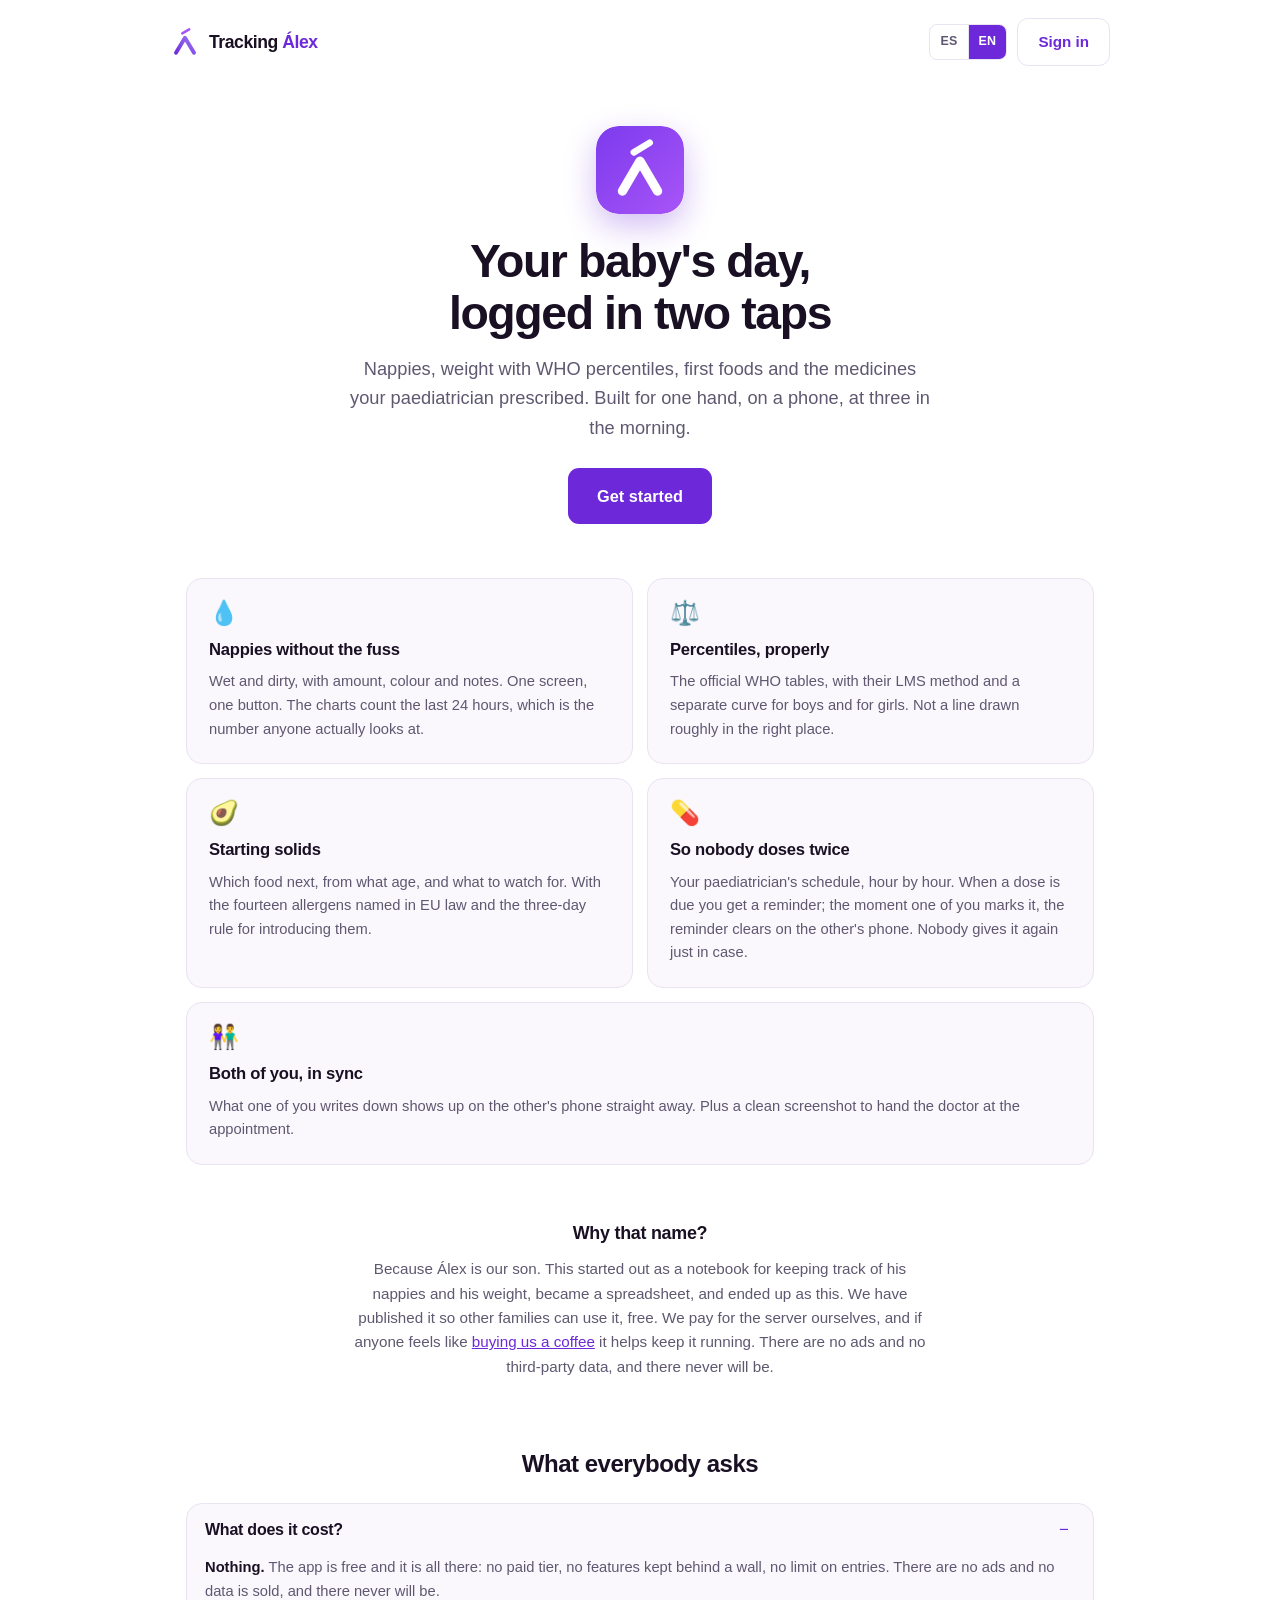
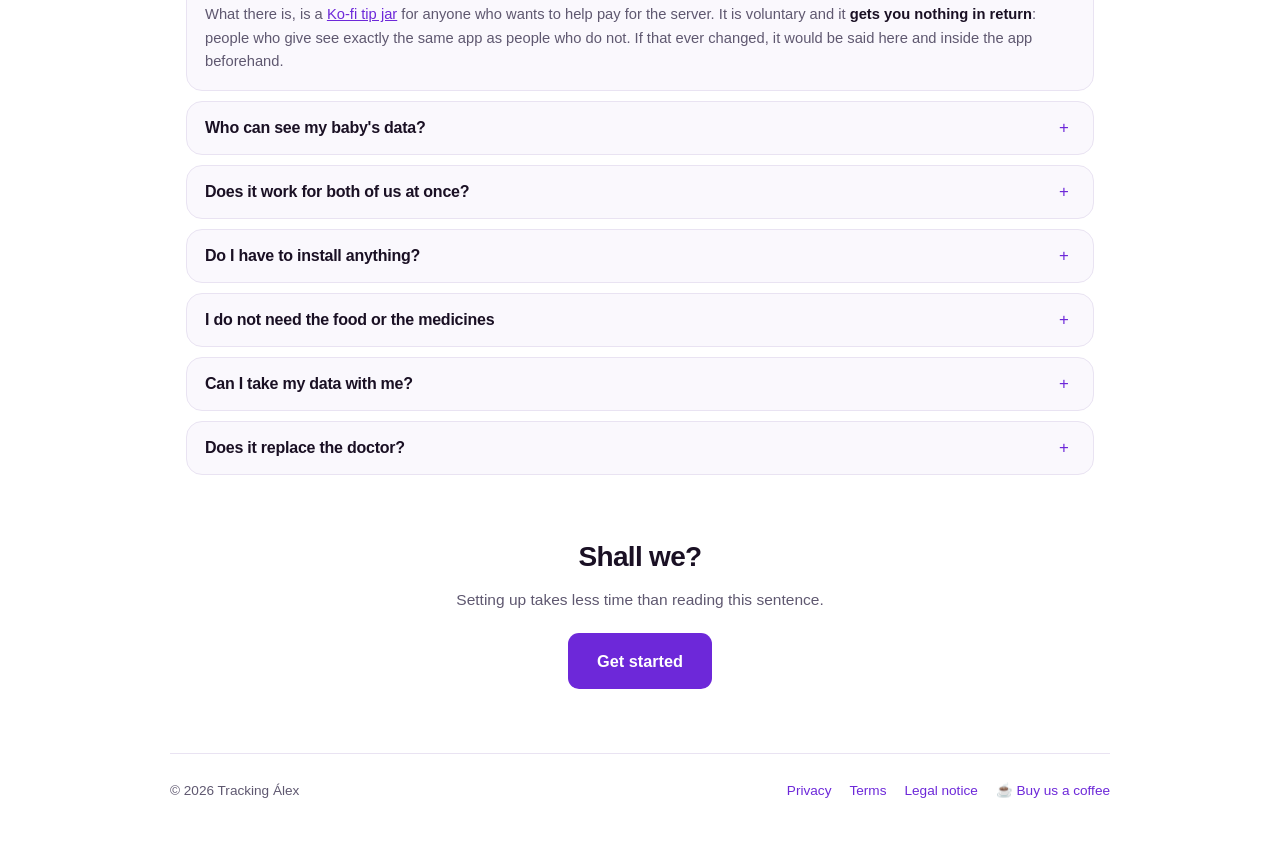
<file: index.html>
<!DOCTYPE html>
<html lang="es">
<head>
  <meta charset="UTF-8">
  <meta name="viewport" content="width=device-width, initial-scale=1.0, viewport-fit=cover">
  <title data-en="Tracking Álex · daily baby tracking">Tracking Álex · seguimiento diario de tu bebé</title>

  <!-- ══ EL IDIOMA ═══════════════════════════════════════════════════
       Las dos versiones del texto están en el HTML que se sirve; esto
       sólo decide cuál se enseña. Es deliberado y es la diferencia que
       importa: inyectar el texto con JavaScript al abrir sí perjudica al
       SEO, servirlo entero y ocultar la mitad con CSS no. Lo dice el
       comentario de las preguntas de más abajo, y vale igual aquí.

       Va en línea y aquí arriba —no en un fichero aparte— para que el
       atributo esté puesto antes de que se pinte nada y no se vea un
       instante el idioma que no es. Mismo truco que el tema oscuro.

       La clave de localStorage es la MISMA que usa app/idiomas.js
       ('idioma'), así que elegir inglés aquí hace que la aplicación
       arranque también en inglés, y al revés. -->
  <script>
    (function () {
      var L = 'es';
      try {
        var g = localStorage.getItem('idioma');
        if (g === 'es' || g === 'en') {
          L = g;
        } else {
          var nav = (navigator.languages && navigator.languages[0])
                 || navigator.language || 'es';
          if (nav.slice(0, 2).toLowerCase() === 'en') L = 'en';
        }
      } catch (e) { /* modo privado: nos quedamos en español */ }

      var h = document.documentElement;
      h.setAttribute('data-lang', L);
      h.lang = L;

      document.addEventListener('DOMContentLoaded', function () {
        /* El <title> y las og: sólo pueden tener un valor en el HTML
           servido, así que el título inglés viaja en un atributo. La
           tarjeta al compartir se queda en español: con una sola
           dirección no hay forma de que sea otra cosa. */
        var t = document.querySelector('title');
        if (L === 'en' && t && t.getAttribute('data-en')) {
          document.title = t.getAttribute('data-en');
        }
        var b = document.querySelectorAll('[data-idioma]');
        for (var i = 0; i < b.length; i++) {
          b[i].setAttribute('aria-current', b[i].getAttribute('data-idioma') === L ? 'true' : 'false');
          b[i].addEventListener('click', function () {
            try { localStorage.setItem('idioma', this.getAttribute('data-idioma')); } catch (e) {}
            location.reload();
          });
        }
      });
    })();
  </script>

  <!-- Sin JavaScript no hay data-lang, no casa ninguna de las dos reglas
       de landing.css y se verían los dos idiomas seguidos. Esto deja el
       español, que es el idioma del documento servido. Son tres líneas y
       evitan que la página se vea rota en el único caso en que el script
       de arriba no llega a ejecutarse. -->
  <noscript><style>[lang="en"] { display: none; }</style></noscript>

  <meta name="description" content="Pañales, peso con percentiles de la OMS, alimentación complementaria y las medicinas del pediatra. Para los dos padres, desde el móvil.">

  <!-- ══ Al compartir el enlace ══════════════════════════════════════
       Sin og:image no hay tarjeta: WhatsApp, Telegram, LinkedIn y Slack
       enseñan el dominio pelado, que es como estaba esto antes. Las URL
       tienen que ser absolutas; varios scrapers no resuelven rutas
       relativas aquí, y es el fallo clásico. -->
  <link rel="canonical" href="https://trackingalex.app/">
  <meta property="og:type"          content="website">
  <meta property="og:site_name"     content="Tracking Álex">
  <meta property="og:locale"        content="es_ES">
  <meta property="og:url"           content="https://trackingalex.app/">
  <meta property="og:title"         content="El día a día de tu bebé, en dos toques">
  <meta property="og:description"   content="Pañales, peso con percentiles de la OMS, comida y las medicinas del pediatra. Lo que apunta uno lo ve el otro al instante.">
  <meta property="og:image"         content="https://trackingalex.app/marca/og.png">
  <meta property="og:image:width"   content="1200">
  <meta property="og:image:height"  content="630">
  <meta property="og:image:type"    content="image/png">
  <meta property="og:image:alt"     content="Tracking Álex · seguimiento diario de tu bebé">
  <meta name="twitter:card"         content="summary_large_image">
  <meta name="twitter:title"        content="El día a día de tu bebé, en dos toques">
  <meta name="twitter:description"  content="Pañales, peso con percentiles de la OMS, comida y las medicinas del pediatra. Lo que apunta uno lo ve el otro al instante.">
  <meta name="twitter:image"        content="https://trackingalex.app/marca/og.png">

  <!-- Ficha para los buscadores. Sin aggregateRating y sin offers: no hay
       valoraciones y todavía no se cobra, así que ponerlas sería mentir en
       la propia ficha de resultados. Tampoco hay FAQPage: desde 2023 Google
       sólo lo enseña a webs oficiales, y las preguntas de abajo ya cuentan
       como texto visible, que es lo que de verdad sirve. -->
  <script type="application/ld+json">
  {
    "@context": "https://schema.org",
    "@type": "SoftwareApplication",
    "name": "Tracking Álex",
    "url": "https://trackingalex.app/",
    "image": "https://trackingalex.app/marca/og.png",
    "applicationCategory": "HealthApplication",
    "operatingSystem": "Web, Android, iOS",
    "inLanguage": "es",
    "description": "Seguimiento diario de un bebé: pañales, peso con los percentiles de la OMS, alimentación complementaria y las pautas de medicación del pediatra. Compartido entre los dos padres, en tiempo real.",
    "featureList": [
      "Pañales con cantidad, color y notas",
      "Peso con los percentiles oficiales de la OMS",
      "Alimentación complementaria con los 14 alérgenos europeos",
      "Pautas de medicación con aviso al móvil",
      "Sincronización en tiempo real entre los dos padres"
    ]
  }
  </script>

  <!-- Google Search no acepta SVG como favicon: su lista es BMP, GIF,
       ICO, PNG, JPEG, PPM y TIFF. Declarando sólo el SVG, los resultados
       de búsqueda salían con el globo terráqueo genérico. El SVG se queda
       porque los navegadores modernos lo prefieren y escala sin pesar;
       el .ico y el PNG son para todo lo demás. Se generan con
       marca/iconos.py a partir de la misma pastilla. -->
  <link rel="icon" href="favicon.ico" sizes="32x32">
  <link rel="icon" href="marca/icono-96.png" type="image/png" sizes="96x96">
  <link rel="icon" href="favicon.svg" type="image/svg+xml">
  <link rel="apple-touch-icon" href="marca/icono-180.png">
  <meta name="theme-color" content="#6d28d9">

  <!-- Ni Supabase, ni Chart.js, ni html2canvas: una página de venta no
       carga el motor de la app para enseñar un titular. Tampoco lleva
       JavaScript propio; el modo oscuro lo resuelve el CSS. -->
  <link rel="stylesheet" href="marca.css">
  <link rel="stylesheet" href="landing.css">
</head>
<body>

<!-- El logo, en línea para no pagar una petición más -->
<svg width="0" height="0" style="position:absolute" aria-hidden="true" focusable="false">
  <defs>
    <linearGradient id="taG" gradientUnits="userSpaceOnUse" x1="14" y1="90" x2="86" y2="10">
      <stop offset="0" stop-color="#6d28d9"/>
      <stop offset="1" stop-color="#a78bfa"/>
    </linearGradient>
    <linearGradient id="taP" gradientUnits="userSpaceOnUse" x1="0" y1="0" x2="100" y2="100">
      <stop offset="0" stop-color="#7c3aed"/>
      <stop offset="1" stop-color="#a855f7"/>
    </linearGradient>
    <symbol id="logoTA" viewBox="0 0 100 100">
      <path d="M20 86 L50 36 L80 86" fill="none" stroke="url(#taG)" stroke-width="13"
            stroke-linecap="round" stroke-linejoin="round"/>
      <path d="M41 21 L64 8" fill="none" stroke="#a855f7" stroke-width="8.5"
            stroke-linecap="round"/>
    </symbol>
    <symbol id="logoTAPastilla" viewBox="0 0 100 100">
      <rect width="100" height="100" rx="26" fill="url(#taP)"/>
      <path d="M30 74 L50 40 L70 74" fill="none" stroke="#fff" stroke-width="10.5"
            stroke-linecap="round" stroke-linejoin="round"/>
      <path d="M43 30 L61 19" fill="none" stroke="#fff" stroke-width="7.5"
            stroke-linecap="round"/>
    </symbol>
  </defs>
</svg>


<header class="contenedor cab">
  <a class="logo-marca" href="./" aria-label="Tracking Álex, inicio">
    <svg width="30" height="30" aria-hidden="true"><use href="#logoTA"/></svg>
    <span class="logo-txt">Tracking <em>Álex</em></span>
  </a>
  <span class="cab-dcha">
    <!-- ES · EN. Recarga en vez de intercambiar en caliente: esta página
         no tiene estado que perder, y recargar deja el <title> y el lang
         correctos sin escribir más código. -->
    <nav class="sel-idioma" aria-label="Idioma / Language">
      <button type="button" data-idioma="es">ES</button>
      <button type="button" data-idioma="en">EN</button>
    </nav>
    <a class="btn btn-sec" href="app/" lang="es">Entrar</a>
    <a class="btn btn-sec" href="app/" lang="en">Sign in</a>
  </span>
</header>


<main>
  <section class="contenedor hero">
    <svg class="hero-logo" width="88" height="88" aria-hidden="true"><use href="#logoTAPastilla"/></svg>

    <h1 lang="es">El día a día de tu bebé,<br>apuntado en dos toques</h1>
    <h1 lang="en">Your baby's day,<br>logged in two taps</h1>

    <p lang="es">
      Pañales, peso con los percentiles de la OMS, alimentación complementaria
      y las medicinas que os haya pautado el pediatra.
      Pensado para usarse con una mano, en el móvil, a las tres de la mañana.
    </p>
    <p lang="en">
      Nappies, weight with WHO percentiles, first foods and the medicines your
      paediatrician prescribed.
      Built for one hand, on a phone, at three in the morning.
    </p>

    <div class="hero-botones">
      <a class="btn btn-pri btn-grande" href="app/" lang="es">Entrar</a>
      <a class="btn btn-pri btn-grande" href="app/" lang="en">Get started</a>
    </div>

  </section>


  <section class="contenedor rejilla">
    <article class="ficha">
      <span class="ficha-icono" aria-hidden="true">💧</span>
      <h2 lang="es">Pañales sin ceremonia</h2>
      <h2 lang="en">Nappies without the fuss</h2>
      <p lang="es">
        Pipí y caca con cantidad, color y notas. Una pantalla, un botón.
        Las gráficas cuentan cuántos ha habido en las últimas 24 horas,
        que es lo que de verdad se mira.
      </p>
      <p lang="en">
        Wet and dirty, with amount, colour and notes. One screen, one
        button. The charts count the last 24 hours, which is the number
        anyone actually looks at.
      </p>
    </article>

    <article class="ficha">
      <span class="ficha-icono" aria-hidden="true">⚖️</span>
      <h2 lang="es">Percentiles de verdad</h2>
      <h2 lang="en">Percentiles, properly</h2>
      <p lang="es">
        Las tablas oficiales de la OMS, con su método LMS y una curva
        distinta para niños y para niñas. No una aproximación dibujada
        a ojo.
      </p>
      <p lang="en">
        The official WHO tables, with their LMS method and a separate
        curve for boys and for girls. Not a line drawn roughly in the
        right place.
      </p>
    </article>

    <article class="ficha">
      <span class="ficha-icono" aria-hidden="true">🥑</span>
      <h2 lang="es">Empezar con la comida</h2>
      <h2 lang="en">Starting solids</h2>
      <p lang="es">
        Qué alimento toca, a qué edad y qué vigilar. Con los catorce
        alérgenos de la norma europea y la regla de los tres días para
        introducirlos.
      </p>
      <p lang="en">
        Which food next, from what age, and what to watch for. With the
        fourteen allergens named in EU law and the three-day rule for
        introducing them.
      </p>
    </article>

    <article class="ficha">
      <span class="ficha-icono" aria-hidden="true">💊</span>
      <h2 lang="es">Que no se la deis dos veces</h2>
      <h2 lang="en">So nobody doses twice</h2>
      <p lang="es">
        Las pautas del pediatra con sus horas. Si toca una toma, te avisa;
        cuando uno de los dos la marca, el aviso desaparece del móvil del
        otro. Nadie repite dosis por no saber si ya se la habían dado.
      </p>
      <p lang="en">
        Your paediatrician's schedule, hour by hour. When a dose is due
        you get a reminder; the moment one of you marks it, the reminder
        clears on the other's phone. Nobody gives it again just in case.
      </p>
    </article>

    <article class="ficha">
      <span class="ficha-icono" aria-hidden="true">👫</span>
      <h2 lang="es">Los dos padres, al día</h2>
      <h2 lang="en">Both of you, in sync</h2>
      <p lang="es">
        Lo que apunta uno aparece en el móvil del otro al instante. Y una
        captura limpia para enseñarle a la pediatra en la consulta.
      </p>
      <p lang="en">
        What one of you writes down shows up on the other's phone straight
        away. Plus a clean screenshot to hand the doctor at the appointment.
      </p>
    </article>
  </section>


  <!-- Antes iba después de las preguntas. Va aquí porque es lo que
       explica de qué va esto: una familia que lo hizo para su hijo. Eso
       convence más que cualquier lista de características, y conviene
       leerlo antes de ponerse a resolver dudas. -->
  <section class="contenedor historia">
    <h2 lang="es">¿Y por qué se llama así?</h2>
    <h2 lang="en">Why that name?</h2>
    <p lang="es">
      Porque Álex es nuestro hijo. Esto empezó siendo una libreta para no perder
      el hilo de sus pañales y su peso, siguió siendo una hoja de cálculo y
      acabó siendo esto. Lo hemos publicado para que otras familias puedan usarlo,
      gratis. El servidor lo pagamos nosotros, y si alguien quiere
      <a href="https://ko-fi.com/trackingalex" target="_blank" rel="noopener noreferrer"
         >invitarnos a un café</a> ayuda a que siga en pie. No hay publicidad ni
      datos de terceros, y no los habrá.
    </p>
    <p lang="en">
      Because Álex is our son. This started out as a notebook for keeping track
      of his nappies and his weight, became a spreadsheet, and ended up as this.
      We have published it so other families can use it, free. We pay for the
      server ourselves, and if anyone feels like
      <a href="https://ko-fi.com/trackingalex" target="_blank" rel="noopener noreferrer"
         >buying us a coffee</a> it helps keep it running. There are no ads and
      no third-party data, and there never will be.
    </p>
  </section>

  <!-- ══ PREGUNTAS ══════════════════════════════════════════════════
       Son las preguntas que hasta ahora no tenían respuesta en ninguna
       parte de la web y que frenan a quien se está pensando entrar:
       cuánto cuesta, quién ve los datos de su bebé y si puede sacarlos
       de aquí.

       «¿Y esto no perjudica al SEO?» No. El texto de las respuestas está
       en el HTML que se sirve, no se inyecta al pulsar: Google lo rastrea
       e indexa igual que si estuviera a la vista. Lo que sí perjudica es
       inyectarlo con JavaScript al abrir, y aquí no hay JavaScript
       ninguno — <details> y <summary> lo hace el navegador solo.

       Plegadas porque siete respuestas seguidas son un muro de texto
       justo donde el visitante venía a decidirse. La primera va abierta
       a propósito: si estuvieran todas cerradas, alguien podría no
       darse cuenta de que se abren. -->
  <section class="contenedor faq" id="preguntas">
    <h2 class="faq-titulo" lang="es">Lo que suele preguntarse todo el mundo</h2>
    <h2 class="faq-titulo" lang="en">What everybody asks</h2>

    <div class="faq-lista">
      <details class="faq-item" open>
        <summary><h3 lang="es">¿Cuánto cuesta?</h3><h3 lang="en">What does it cost?</h3></summary>
        <div class="faq-cuerpo" lang="es">
          <p>
            <strong>Nada.</strong> La aplicación es gratuita y está entera: no hay
            versión de pago, ni funciones guardadas detrás de un muro, ni límite
            de registros. Tampoco hay publicidad ni se venden datos, y no los va
            a haber.
          </p>
          <p>
            Lo que sí hay es una
            <a href="https://ko-fi.com/trackingalex" target="_blank" rel="noopener noreferrer"
               >hucha en Ko-fi</a> para quien quiera ayudar a pagar el servidor.
            Es voluntario y <strong>no da nada a cambio</strong>: quien dona ve la
            misma aplicación que quien no. Si algún día esto cambiara, se diría
            aquí y dentro de la aplicación con antelación.
          </p>
        </div>
        <div class="faq-cuerpo" lang="en">
          <p>
            <strong>Nothing.</strong> The app is free and it is all there: no paid
            tier, no features kept behind a wall, no limit on entries. There are
            no ads and no data is sold, and there never will be.
          </p>
          <p>
            What there is, is a
            <a href="https://ko-fi.com/trackingalex" target="_blank" rel="noopener noreferrer"
               >Ko-fi tip jar</a> for anyone who wants to help pay for the server.
            It is voluntary and it <strong>gets you nothing in return</strong>: people
            who give see exactly the same app as people who do not. If that ever
            changed, it would be said here and inside the app beforehand.
          </p>
        </div>
      </details>
      <details class="faq-item">
        <summary><h3 lang="es">¿Quién ve los datos de mi bebé?</h3><h3 lang="en">Who can see my baby's data?</h3></summary>
        <div class="faq-cuerpo" lang="es">
          <p>
            Sólo quien esté en tu familia: tú y la persona a la que invites.
            No hay publicidad, no se venden a terceros y no los habrá.
            Está todo escrito en la <a href="privacidad">política de privacidad</a>.
          </p>
        </div>
        <div class="faq-cuerpo" lang="en">
          <p>
            Only the people in your family: you and whoever you invite.
            There are no ads, nothing is sold to third parties, and that will
            not change. It is all written down in the
            <a href="privacidad">privacy policy</a>.
          </p>
        </div>
      </details>
      <details class="faq-item">
        <summary><h3 lang="es">¿Sirve para los dos a la vez?</h3><h3 lang="en">Does it work for both of us at once?</h3></summary>
        <div class="faq-cuerpo" lang="es">
          <p>
            Para eso se hizo. Invitas a tu pareja con un código y lo que apunta
            uno aparece en el móvil del otro al instante, sin recargar nada.
            Es lo que evita la dosis repetida a las cuatro de la mañana.
          </p>
        </div>
        <div class="faq-cuerpo" lang="en">
          <p>
            That is what it was built for. You invite your partner with a code,
            and what one of you writes down appears on the other's phone straight
            away, without reloading anything. That is what stops the repeated dose
            at four in the morning.
          </p>
        </div>
      </details>
      <details class="faq-item">
        <summary><h3 lang="es">¿Hay que instalar algo?</h3><h3 lang="en">Do I have to install anything?</h3></summary>
        <div class="faq-cuerpo" lang="es">
          <p>
            No: se abre en el navegador del móvil o del ordenador. Si la añades
            a la pantalla de inicio llegan los avisos de medicación — y en
            iPhone instalarla es la <em>única</em> forma de que lleguen.
          </p>
        </div>
        <div class="faq-cuerpo" lang="en">
          <p>
            No: it opens in your phone's browser, or your computer's. If you add it
            to the home screen you get the medicine reminders — and on iPhone,
            installing it is the <em>only</em> way they arrive.
          </p>
        </div>
      </details>
      <details class="faq-item">
        <summary><h3 lang="es">No necesito la comida ni las medicinas</h3><h3 lang="en">I do not need the food or the medicines</h3></summary>
        <div class="faq-cuerpo" lang="es">
          <p>
            Pues se apagan. Cada cosa —pañales, peso, extracción, comida,
            medicinas— se enciende y se apaga en Ajustes. Lo que esté apagado
            desaparece de la barra y no estorba. También se vuelve a encender
            el día que haga falta.
          </p>
        </div>
        <div class="faq-cuerpo" lang="en">
          <p>
            Then turn them off. Each part —nappies, weight, pumping, food,
            medicines— switches on and off in Settings. Whatever is off disappears
            from the bar and stays out of the way. You can switch it back on the
            day you need it.
          </p>
        </div>
      </details>
      <details class="faq-item">
        <summary><h3 lang="es">¿Puedo llevarme mis datos?</h3><h3 lang="en">Can I take my data with me?</h3></summary>
        <div class="faq-cuerpo" lang="es">
          <p>
            Cuando quieras: se descarga todo en un fichero JSON, y las medicinas
            además en CSV para abrirlo con una hoja de cálculo. Y si decides
            irte, se borra la cuenta entera desde la propia aplicación.
          </p>
        </div>
        <div class="faq-cuerpo" lang="en">
          <p>
            Whenever you like: everything downloads as a JSON file, and the
            medicines also as CSV to open in a spreadsheet. And if you decide to
            leave, the whole account deletes from inside the app itself.
          </p>
        </div>
      </details>
      <details class="faq-item">
        <summary><h3 lang="es">¿Sustituye al pediatra?</h3><h3 lang="en">Does it replace the doctor?</h3></summary>
        <div class="faq-cuerpo" lang="es">
          <p>
            No, y conviene decirlo claro: <strong>esto no es un producto
            sanitario</strong>. Sirve para no perder el hilo y para llegar a la
            consulta con los datos a mano, no para diagnosticar ni para decidir
            nada por tu cuenta.
          </p>
        </div>
        <div class="faq-cuerpo" lang="en">
          <p>
            No, and it is worth saying plainly: <strong>this is not a medical
            device</strong>. It is for keeping track and for turning up to the
            appointment with the numbers to hand — not for diagnosing anything or
            deciding anything on your own.
          </p>
        </div>
      </details>
    </div>
  </section>

  <!-- La página terminaba en la historia del nombre y se acababa, sin
       ningún botón. Quien llega hasta aquí leyendo es precisamente
       quien ya estaba convencido. -->
  <section class="contenedor cierre">
    <h2 lang="es">¿Lo probamos?</h2>
    <h2 lang="en">Shall we?</h2>
    <p lang="es">Se tarda menos en crear la familia que en terminar de leer esta frase.</p>
    <p lang="en">Setting up takes less time than reading this sentence.</p>
    <a class="btn btn-pri btn-grande" href="app/" lang="es">Empezar</a>
    <a class="btn btn-pri btn-grande" href="app/" lang="en">Get started</a>
  </section>

</main>


<footer class="contenedor pie">
  <span>© 2026 Tracking Álex</span>
  <span class="pie-enlaces" lang="es">
    <a href="privacidad">Privacidad</a>
    <a href="terminos">Condiciones</a>
    <a href="aviso-legal">Aviso legal</a>
    <a href="https://ko-fi.com/trackingalex" target="_blank" rel="noopener noreferrer"
       >☕ Invitar a un café</a>
  </span>
  <span class="pie-enlaces" lang="en">
    <a href="privacidad">Privacy</a>
    <a href="terminos">Terms</a>
    <a href="aviso-legal">Legal notice</a>
    <a href="https://ko-fi.com/trackingalex" target="_blank" rel="noopener noreferrer"
       >☕ Buy us a coffee</a>
  </span>
</footer>

</body>
</html>
</file>
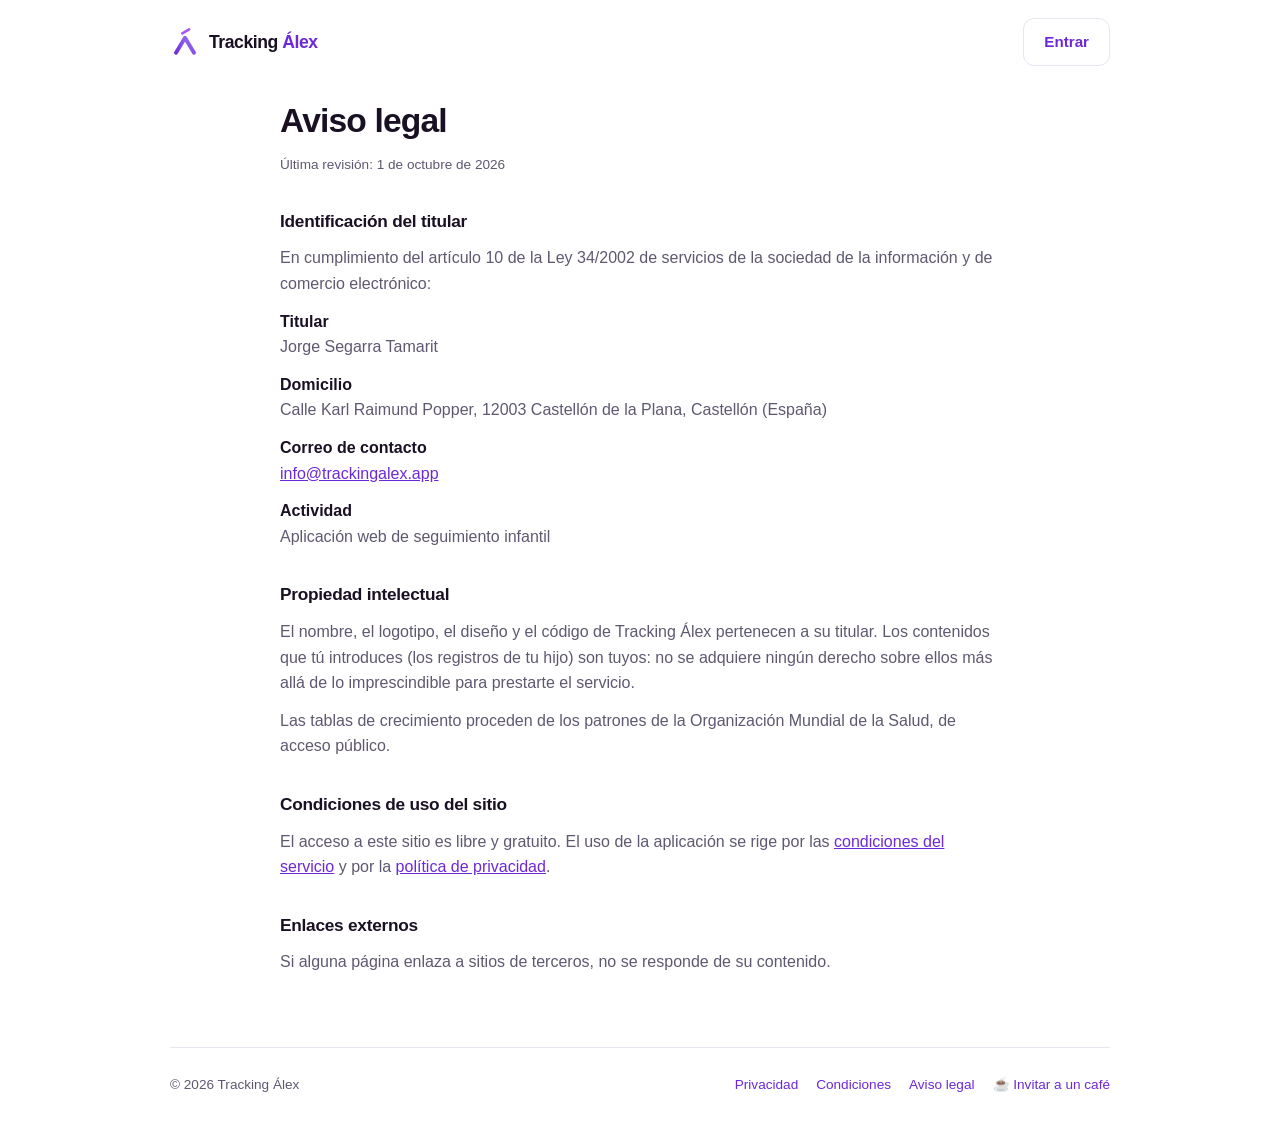
<file: aviso-legal.html>
<!DOCTYPE html>
<html lang="es">
<head>
  <meta charset="UTF-8">
  <meta name="viewport" content="width=device-width, initial-scale=1.0">
  <title>Aviso legal · Tracking Álex</title>
  <meta name="robots" content="noindex">

  <!-- Al compartir el enlace. Sin esto sale el dominio pelado. -->
  <meta property="og:type"         content="website">
  <meta property="og:site_name"    content="Tracking Álex">
  <meta property="og:locale"       content="es_ES">
  <meta property="og:url"          content="https://trackingalex.app/aviso-legal">
  <meta property="og:title"        content="Aviso legal · Tracking Álex">
  <meta property="og:description"  content="Quién está detrás de Tracking Álex y cómo ponerse en contacto.">
  <meta property="og:image"        content="https://trackingalex.app/marca/og.png">
  <meta property="og:image:width"  content="1200">
  <meta property="og:image:height" content="630">
  <meta property="og:image:alt"    content="Tracking Álex · seguimiento diario de tu bebé">
  <meta name="twitter:card"        content="summary_large_image">
  <meta name="twitter:title"       content="Aviso legal · Tracking Álex">
  <meta name="twitter:description" content="Quién está detrás de Tracking Álex y cómo ponerse en contacto.">
  <meta name="twitter:image"       content="https://trackingalex.app/marca/og.png">

  <link rel="icon" href="favicon.ico" sizes="32x32">
  <link rel="icon" href="marca/icono-96.png" type="image/png" sizes="96x96">
  <link rel="icon" href="favicon.svg" type="image/svg+xml">
  <link rel="apple-touch-icon" href="marca/icono-180.png">
  <meta name="theme-color" content="#6d28d9">
  <link rel="stylesheet" href="marca.css">
  <link rel="stylesheet" href="landing.css">
</head>
<body>

<svg width="0" height="0" style="position:absolute" aria-hidden="true" focusable="false">
  <defs>
    <linearGradient id="taG" gradientUnits="userSpaceOnUse" x1="14" y1="90" x2="86" y2="10">
      <stop offset="0" stop-color="#6d28d9"/>
      <stop offset="1" stop-color="#a78bfa"/>
    </linearGradient>
    <symbol id="logoTA" viewBox="0 0 100 100">
      <path d="M20 86 L50 36 L80 86" fill="none" stroke="url(#taG)" stroke-width="13"
            stroke-linecap="round" stroke-linejoin="round"/>
      <path d="M41 21 L64 8" fill="none" stroke="#a855f7" stroke-width="8.5"
            stroke-linecap="round"/>
    </symbol>
  </defs>
</svg>

<header class="contenedor cab">
  <a class="logo-marca" href="./" aria-label="Tracking Álex, inicio">
    <svg width="30" height="30" aria-hidden="true"><use href="#logoTA"/></svg>
    <span class="logo-txt">Tracking <em>Álex</em></span>
  </a>
  <a class="btn btn-sec" href="app/">Entrar</a>
</header>

<main class="contenedor legal">

  <h1>Aviso legal</h1>
  <p class="actualizado">Última revisión: 1 de octubre de 2026</p>


  <h2>Identificación del titular</h2>
  <p>
    En cumplimiento del artículo 10 de la Ley 34/2002 de servicios de la sociedad
    de la información y de comercio electrónico:
  </p>
  <dl>
    <dt>Titular</dt><dd>Jorge Segarra Tamarit</dd>
    <dt>Domicilio</dt><dd>Calle Karl Raimund Popper, 12003 Castellón de la Plana, Castellón (España)</dd>
    <dt>Correo de contacto</dt><dd><a href="mailto:info@trackingalex.app">info@trackingalex.app</a></dd>
    <dt>Actividad</dt><dd>Aplicación web de seguimiento infantil</dd>
  </dl>

  <h2>Propiedad intelectual</h2>
  <p>
    El nombre, el logotipo, el diseño y el código de Tracking Álex pertenecen a su
    titular. Los contenidos que tú introduces (los registros de tu hijo) son tuyos:
    no se adquiere ningún derecho sobre ellos más allá de lo imprescindible para
    prestarte el servicio.
  </p>
  <p>
    Las tablas de crecimiento proceden de los patrones de la Organización Mundial
    de la Salud, de acceso público.
  </p>

  <h2>Condiciones de uso del sitio</h2>
  <p>
    El acceso a este sitio es libre y gratuito. El uso de la aplicación se rige por
    las <a href="terminos">condiciones del servicio</a> y por la
    <a href="privacidad">política de privacidad</a>.
  </p>

  <h2>Enlaces externos</h2>
  <p>
    Si alguna página enlaza a sitios de terceros, no se responde de su contenido.
  </p>


</main>

<footer class="contenedor pie">
  <span>© 2026 Tracking Álex</span>
  <span class="pie-enlaces">
    <a href="privacidad">Privacidad</a>
    <a href="terminos">Condiciones</a>
    <a href="aviso-legal">Aviso legal</a>
    <a href="https://ko-fi.com/trackingalex" target="_blank" rel="noopener noreferrer"
       >☕ Invitar a un café</a>
  </span>
</footer>

</body>
</html>
</file>
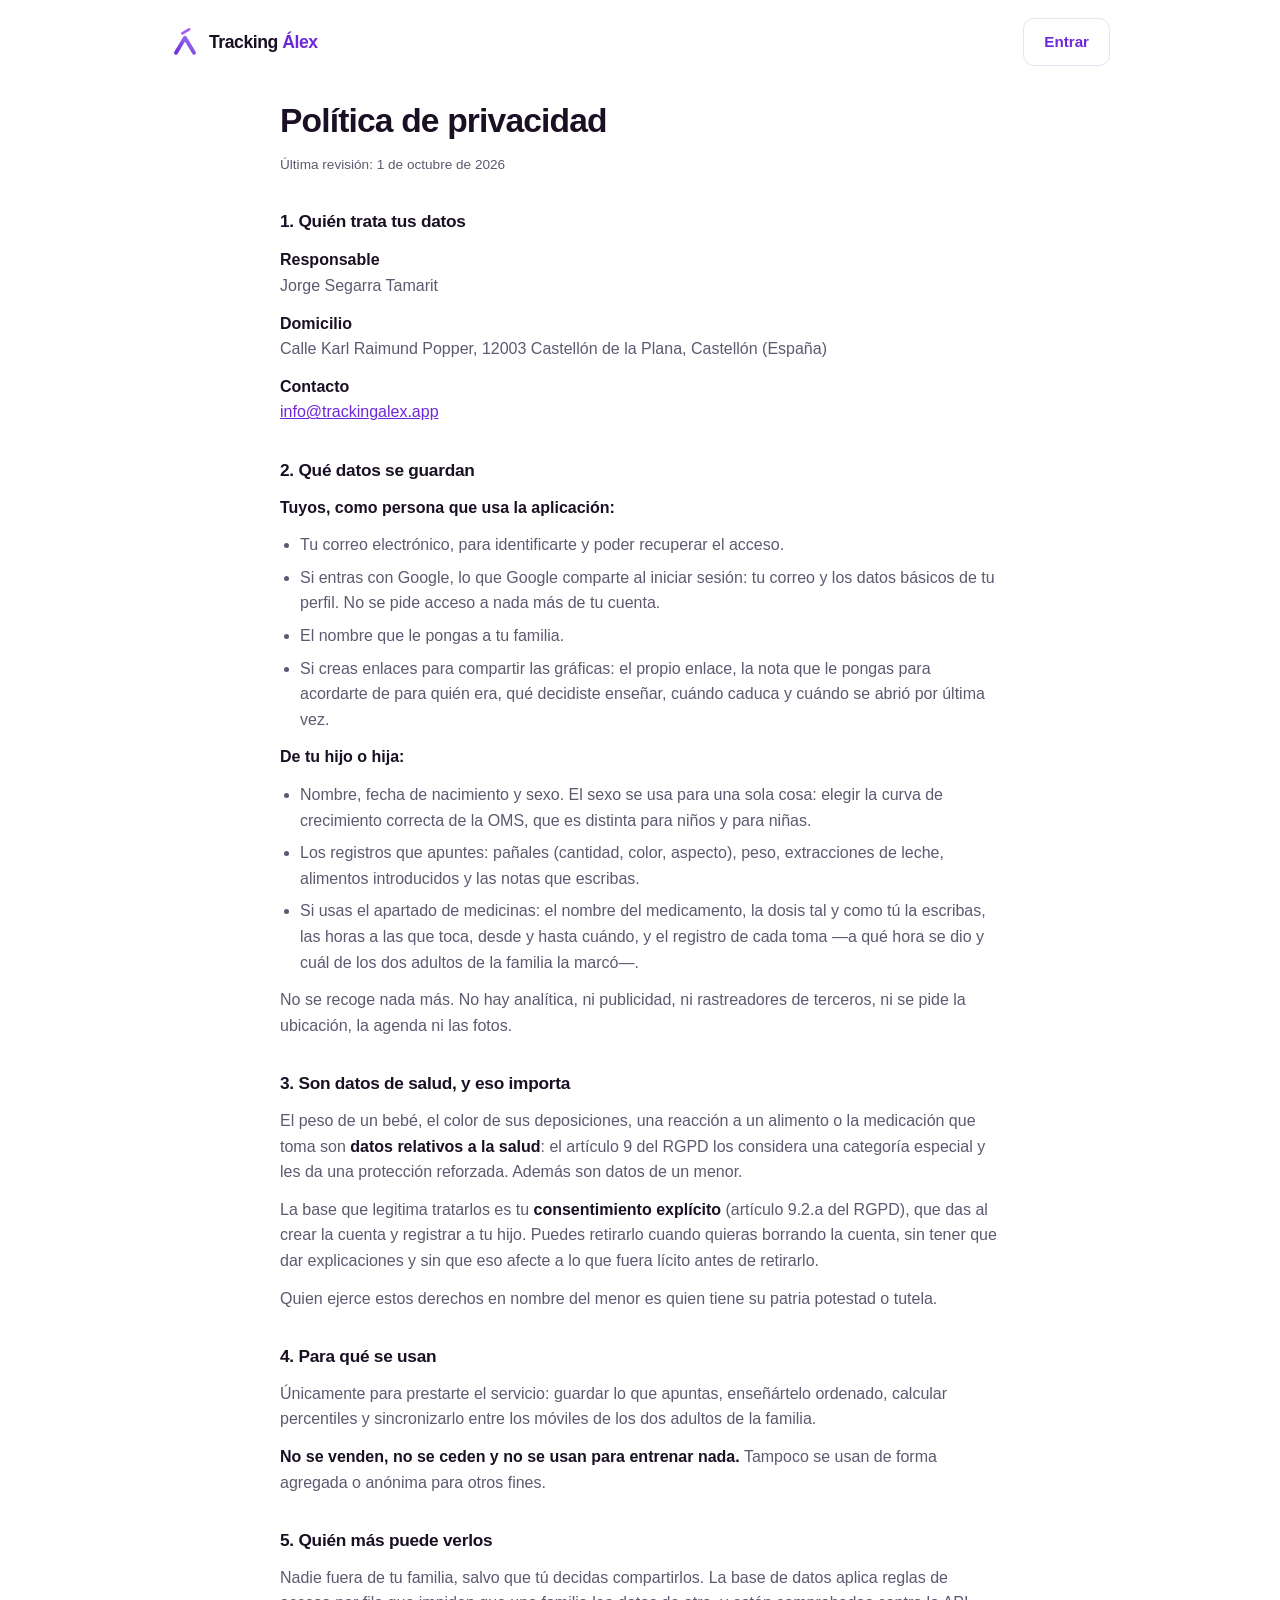
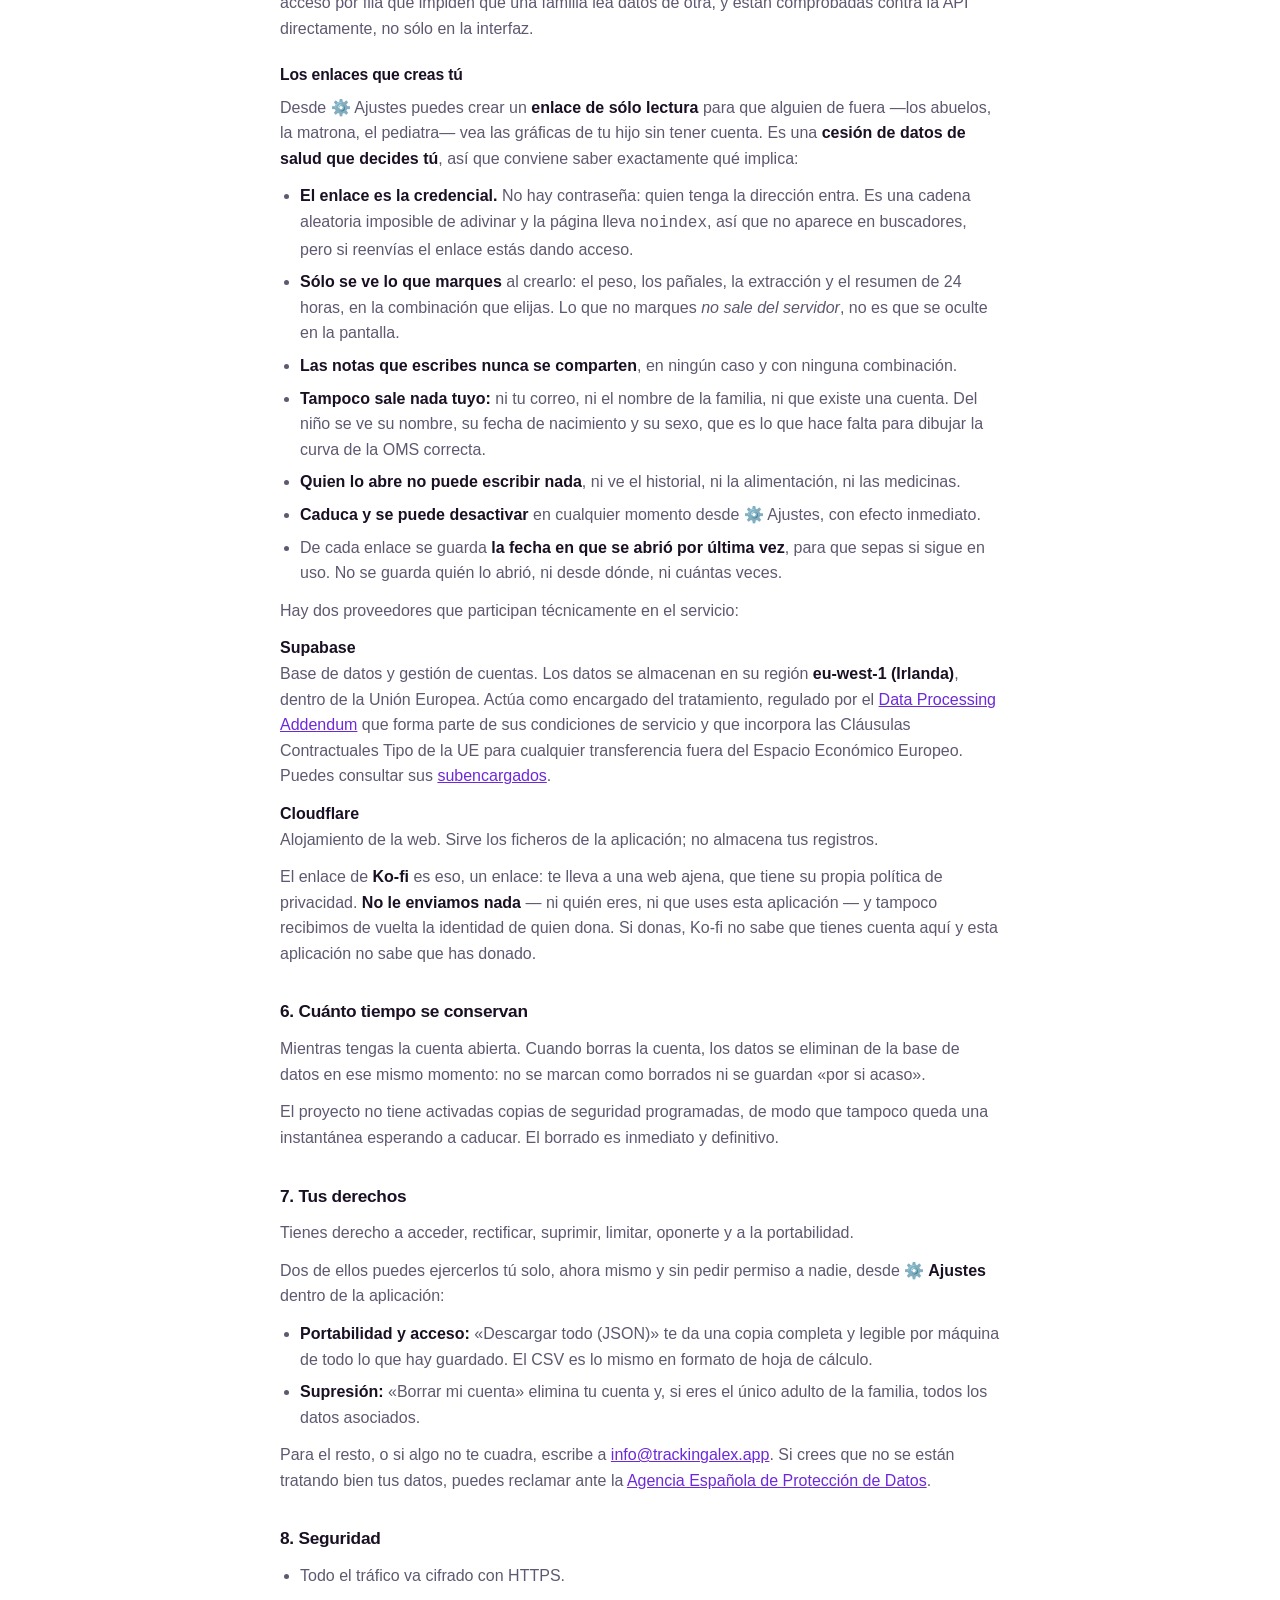
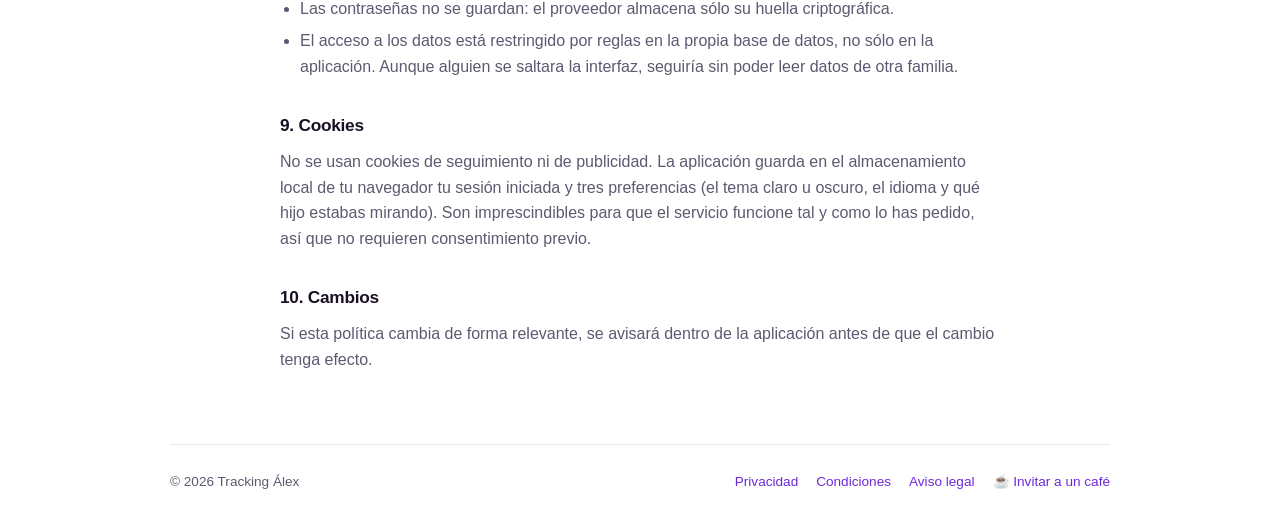
<file: privacidad.html>
<!DOCTYPE html>
<html lang="es">
<head>
  <meta charset="UTF-8">
  <meta name="viewport" content="width=device-width, initial-scale=1.0">
  <title>Política de privacidad · Tracking Álex</title>
  <meta name="robots" content="noindex">

  <!-- Al compartir el enlace. Sin esto sale el dominio pelado. -->
  <meta property="og:type"         content="website">
  <meta property="og:site_name"    content="Tracking Álex">
  <meta property="og:locale"       content="es_ES">
  <meta property="og:url"          content="https://trackingalex.app/privacidad">
  <meta property="og:title"        content="Política de privacidad · Tracking Álex">
  <meta property="og:description"  content="Qué datos se guardan, dónde, cuánto tiempo y quién puede verlos.">
  <meta property="og:image"        content="https://trackingalex.app/marca/og.png">
  <meta property="og:image:width"  content="1200">
  <meta property="og:image:height" content="630">
  <meta property="og:image:alt"    content="Tracking Álex · seguimiento diario de tu bebé">
  <meta name="twitter:card"        content="summary_large_image">
  <meta name="twitter:title"       content="Política de privacidad · Tracking Álex">
  <meta name="twitter:description" content="Qué datos se guardan, dónde, cuánto tiempo y quién puede verlos.">
  <meta name="twitter:image"       content="https://trackingalex.app/marca/og.png">

  <link rel="icon" href="favicon.ico" sizes="32x32">
  <link rel="icon" href="marca/icono-96.png" type="image/png" sizes="96x96">
  <link rel="icon" href="favicon.svg" type="image/svg+xml">
  <link rel="apple-touch-icon" href="marca/icono-180.png">
  <meta name="theme-color" content="#6d28d9">
  <link rel="stylesheet" href="marca.css">
  <link rel="stylesheet" href="landing.css">
</head>
<body>

<svg width="0" height="0" style="position:absolute" aria-hidden="true" focusable="false">
  <defs>
    <linearGradient id="taG" gradientUnits="userSpaceOnUse" x1="14" y1="90" x2="86" y2="10">
      <stop offset="0" stop-color="#6d28d9"/>
      <stop offset="1" stop-color="#a78bfa"/>
    </linearGradient>
    <symbol id="logoTA" viewBox="0 0 100 100">
      <path d="M20 86 L50 36 L80 86" fill="none" stroke="url(#taG)" stroke-width="13"
            stroke-linecap="round" stroke-linejoin="round"/>
      <path d="M41 21 L64 8" fill="none" stroke="#a855f7" stroke-width="8.5"
            stroke-linecap="round"/>
    </symbol>
  </defs>
</svg>

<header class="contenedor cab">
  <a class="logo-marca" href="./" aria-label="Tracking Álex, inicio">
    <svg width="30" height="30" aria-hidden="true"><use href="#logoTA"/></svg>
    <span class="logo-txt">Tracking <em>Álex</em></span>
  </a>
  <a class="btn btn-sec" href="app/">Entrar</a>
</header>

<main class="contenedor legal">

  <h1>Política de privacidad</h1>
  <p class="actualizado">Última revisión: 1 de octubre de 2026</p>


  <h2>1. Quién trata tus datos</h2>
  <dl>
    <dt>Responsable</dt><dd>Jorge Segarra Tamarit</dd>
    <dt>Domicilio</dt><dd>Calle Karl Raimund Popper, 12003 Castellón de la Plana, Castellón (España)</dd>
    <dt>Contacto</dt><dd><a href="mailto:info@trackingalex.app">info@trackingalex.app</a></dd>
  </dl>

  <h2>2. Qué datos se guardan</h2>
  <p><strong>Tuyos, como persona que usa la aplicación:</strong></p>
  <ul>
    <li>Tu correo electrónico, para identificarte y poder recuperar el acceso.</li>
    <li>Si entras con Google, lo que Google comparte al iniciar sesión: tu correo
        y los datos básicos de tu perfil. No se pide acceso a nada más de tu cuenta.</li>
    <li>El nombre que le pongas a tu familia.</li>
    <li>Si creas enlaces para compartir las gráficas: el propio enlace, la nota
        que le pongas para acordarte de para quién era, qué decidiste enseñar,
        cuándo caduca y cuándo se abrió por última vez.</li>
  </ul>
  <p><strong>De tu hijo o hija:</strong></p>
  <ul>
    <li>Nombre, fecha de nacimiento y sexo. El sexo se usa para una sola cosa:
        elegir la curva de crecimiento correcta de la OMS, que es distinta para
        niños y para niñas.</li>
    <li>Los registros que apuntes: pañales (cantidad, color, aspecto), peso,
        extracciones de leche, alimentos introducidos y las notas que escribas.</li>
    <li>Si usas el apartado de medicinas: el nombre del medicamento, la dosis
        tal y como tú la escribas, las horas a las que toca, desde y hasta
        cuándo, y el registro de cada toma —a qué hora se dio y cuál de los
        dos adultos de la familia la marcó—.</li>
  </ul>
  <p>
    No se recoge nada más. No hay analítica, ni publicidad, ni rastreadores de
    terceros, ni se pide la ubicación, la agenda ni las fotos.
  </p>

  <h2>3. Son datos de salud, y eso importa</h2>
  <p>
    El peso de un bebé, el color de sus deposiciones, una reacción a un alimento
    o la medicación que toma
    son <strong>datos relativos a la salud</strong>: el artículo 9 del RGPD los
    considera una categoría especial y les da una protección reforzada. Además son
    datos de un menor.
  </p>
  <p>
    La base que legitima tratarlos es tu <strong>consentimiento explícito</strong>
    (artículo 9.2.a del RGPD), que das al crear la cuenta y registrar a tu hijo.
    Puedes retirarlo cuando quieras borrando la cuenta, sin tener que dar
    explicaciones y sin que eso afecte a lo que fuera lícito antes de retirarlo.
  </p>
  <p>
    Quien ejerce estos derechos en nombre del menor es quien tiene su patria
    potestad o tutela.
  </p>

  <h2>4. Para qué se usan</h2>
  <p>
    Únicamente para prestarte el servicio: guardar lo que apuntas, enseñártelo
    ordenado, calcular percentiles y sincronizarlo entre los móviles de los dos
    adultos de la familia.
  </p>
  <p>
    <strong>No se venden, no se ceden y no se usan para entrenar nada.</strong>
    Tampoco se usan de forma agregada o anónima para otros fines.
  </p>

  <h2>5. Quién más puede verlos</h2>
  <p>
    Nadie fuera de tu familia, salvo que tú decidas compartirlos. La base de datos
    aplica reglas de acceso por fila que impiden que una familia lea datos de otra,
    y están comprobadas contra la API directamente, no sólo en la interfaz.
  </p>

  <h3>Los enlaces que creas tú</h3>
  <p>
    Desde ⚙️ Ajustes puedes crear un <strong>enlace de sólo lectura</strong> para
    que alguien de fuera —los abuelos, la matrona, el pediatra— vea las gráficas
    de tu hijo sin tener cuenta. Es una <strong>cesión de datos de salud que
    decides tú</strong>, así que conviene saber exactamente qué implica:
  </p>
  <ul>
    <li><strong>El enlace es la credencial.</strong> No hay contraseña: quien
        tenga la dirección entra. Es una cadena aleatoria imposible de adivinar
        y la página lleva <code>noindex</code>, así que no aparece en buscadores,
        pero si reenvías el enlace estás dando acceso.</li>
    <li><strong>Sólo se ve lo que marques</strong> al crearlo: el peso, los
        pañales, la extracción y el resumen de 24 horas, en la combinación que
        elijas. Lo que no marques <em>no sale del servidor</em>, no es que se
        oculte en la pantalla.</li>
    <li><strong>Las notas que escribes nunca se comparten</strong>, en ningún
        caso y con ninguna combinación.</li>
    <li><strong>Tampoco sale nada tuyo:</strong> ni tu correo, ni el nombre de
        la familia, ni que existe una cuenta. Del niño se ve su nombre, su fecha
        de nacimiento y su sexo, que es lo que hace falta para dibujar la curva
        de la OMS correcta.</li>
    <li><strong>Quien lo abre no puede escribir nada</strong>, ni ve el historial,
        ni la alimentación, ni las medicinas.</li>
    <li><strong>Caduca y se puede desactivar</strong> en cualquier momento desde
        ⚙️ Ajustes, con efecto inmediato.</li>
    <li>De cada enlace se guarda <strong>la fecha en que se abrió por última
        vez</strong>, para que sepas si sigue en uso. No se guarda quién lo abrió,
        ni desde dónde, ni cuántas veces.</li>
  </ul>
  <p>Hay dos proveedores que participan técnicamente en el servicio:</p>
  <dl>
    <dt>Supabase</dt>
    <dd>
      Base de datos y gestión de cuentas. Los datos se almacenan en su región
      <strong>eu-west-1 (Irlanda)</strong>, dentro de la Unión Europea. Actúa como
      encargado del tratamiento, regulado por el
      <a href="https://supabase.com/legal/customer-resources/data-processing-addendum"
         target="_blank" rel="noopener">Data Processing Addendum</a> que forma parte
      de sus condiciones de servicio y que incorpora las Cláusulas Contractuales
      Tipo de la UE para cualquier transferencia fuera del Espacio Económico Europeo.
      Puedes consultar sus
      <a href="https://supabase.com/legal/customer-resources/subprocessor-list"
         target="_blank" rel="noopener">subencargados</a>.
    </dd>
    <dt>Cloudflare</dt>
    <dd>
      Alojamiento de la web. Sirve los ficheros de la aplicación; no almacena
      tus registros.
    </dd>
  </dl>
  <p>
    El enlace de <strong>Ko-fi</strong> es eso, un enlace: te lleva a una web
    ajena, que tiene su propia política de privacidad. <strong>No le enviamos
    nada</strong> — ni quién eres, ni que uses esta aplicación — y tampoco
    recibimos de vuelta la identidad de quien dona. Si donas, Ko-fi no sabe que
    tienes cuenta aquí y esta aplicación no sabe que has donado.
  </p>

  <h2>6. Cuánto tiempo se conservan</h2>
  <p>
    Mientras tengas la cuenta abierta. Cuando borras la cuenta, los datos se
    eliminan de la base de datos en ese mismo momento: no se marcan como
    borrados ni se guardan «por si acaso».
  </p>
  <p>
    El proyecto no tiene activadas copias de seguridad programadas, de modo que
    tampoco queda una instantánea esperando a caducar. El borrado es inmediato
    y definitivo.
  </p>

  <h2>7. Tus derechos</h2>
  <p>Tienes derecho a acceder, rectificar, suprimir, limitar, oponerte y a la portabilidad.</p>
  <p>Dos de ellos puedes ejercerlos tú solo, ahora mismo y sin pedir permiso a nadie, desde <strong>⚙️ Ajustes</strong> dentro de la aplicación:</p>
  <ul>
    <li><strong>Portabilidad y acceso:</strong> «Descargar todo (JSON)» te da una
        copia completa y legible por máquina de todo lo que hay guardado. El CSV
        es lo mismo en formato de hoja de cálculo.</li>
    <li><strong>Supresión:</strong> «Borrar mi cuenta» elimina tu cuenta y, si eres
        el único adulto de la familia, todos los datos asociados.</li>
  </ul>
  <p>
    Para el resto, o si algo no te cuadra, escribe a <a href="mailto:info@trackingalex.app">info@trackingalex.app</a>. Si crees que no se
    están tratando bien tus datos, puedes reclamar ante la
    <a href="https://www.aepd.es" target="_blank" rel="noopener">Agencia Española
    de Protección de Datos</a>.
  </p>

  <h2>8. Seguridad</h2>
  <ul>
    <li>Todo el tráfico va cifrado con HTTPS.</li>
    <li>Las contraseñas no se guardan: el proveedor almacena sólo su huella criptográfica.</li>
    <li>El acceso a los datos está restringido por reglas en la propia base de datos,
        no sólo en la aplicación. Aunque alguien se saltara la interfaz, seguiría sin
        poder leer datos de otra familia.</li>
  </ul>

  <h2>9. Cookies</h2>
  <p>
    No se usan cookies de seguimiento ni de publicidad. La aplicación guarda en el
    almacenamiento local de tu navegador tu sesión iniciada y tres preferencias (el
    tema claro u oscuro, el idioma y qué hijo estabas mirando). Son imprescindibles
    para que el servicio funcione tal y como lo has pedido, así que no requieren
    consentimiento previo.
  </p>

  <h2>10. Cambios</h2>
  <p>
    Si esta política cambia de forma relevante, se avisará dentro de la aplicación
    antes de que el cambio tenga efecto.
  </p>


</main>

<footer class="contenedor pie">
  <span>© 2026 Tracking Álex</span>
  <span class="pie-enlaces">
    <a href="privacidad">Privacidad</a>
    <a href="terminos">Condiciones</a>
    <a href="aviso-legal">Aviso legal</a>
    <a href="https://ko-fi.com/trackingalex" target="_blank" rel="noopener noreferrer"
       >☕ Invitar a un café</a>
  </span>
</footer>

</body>
</html>
</file>
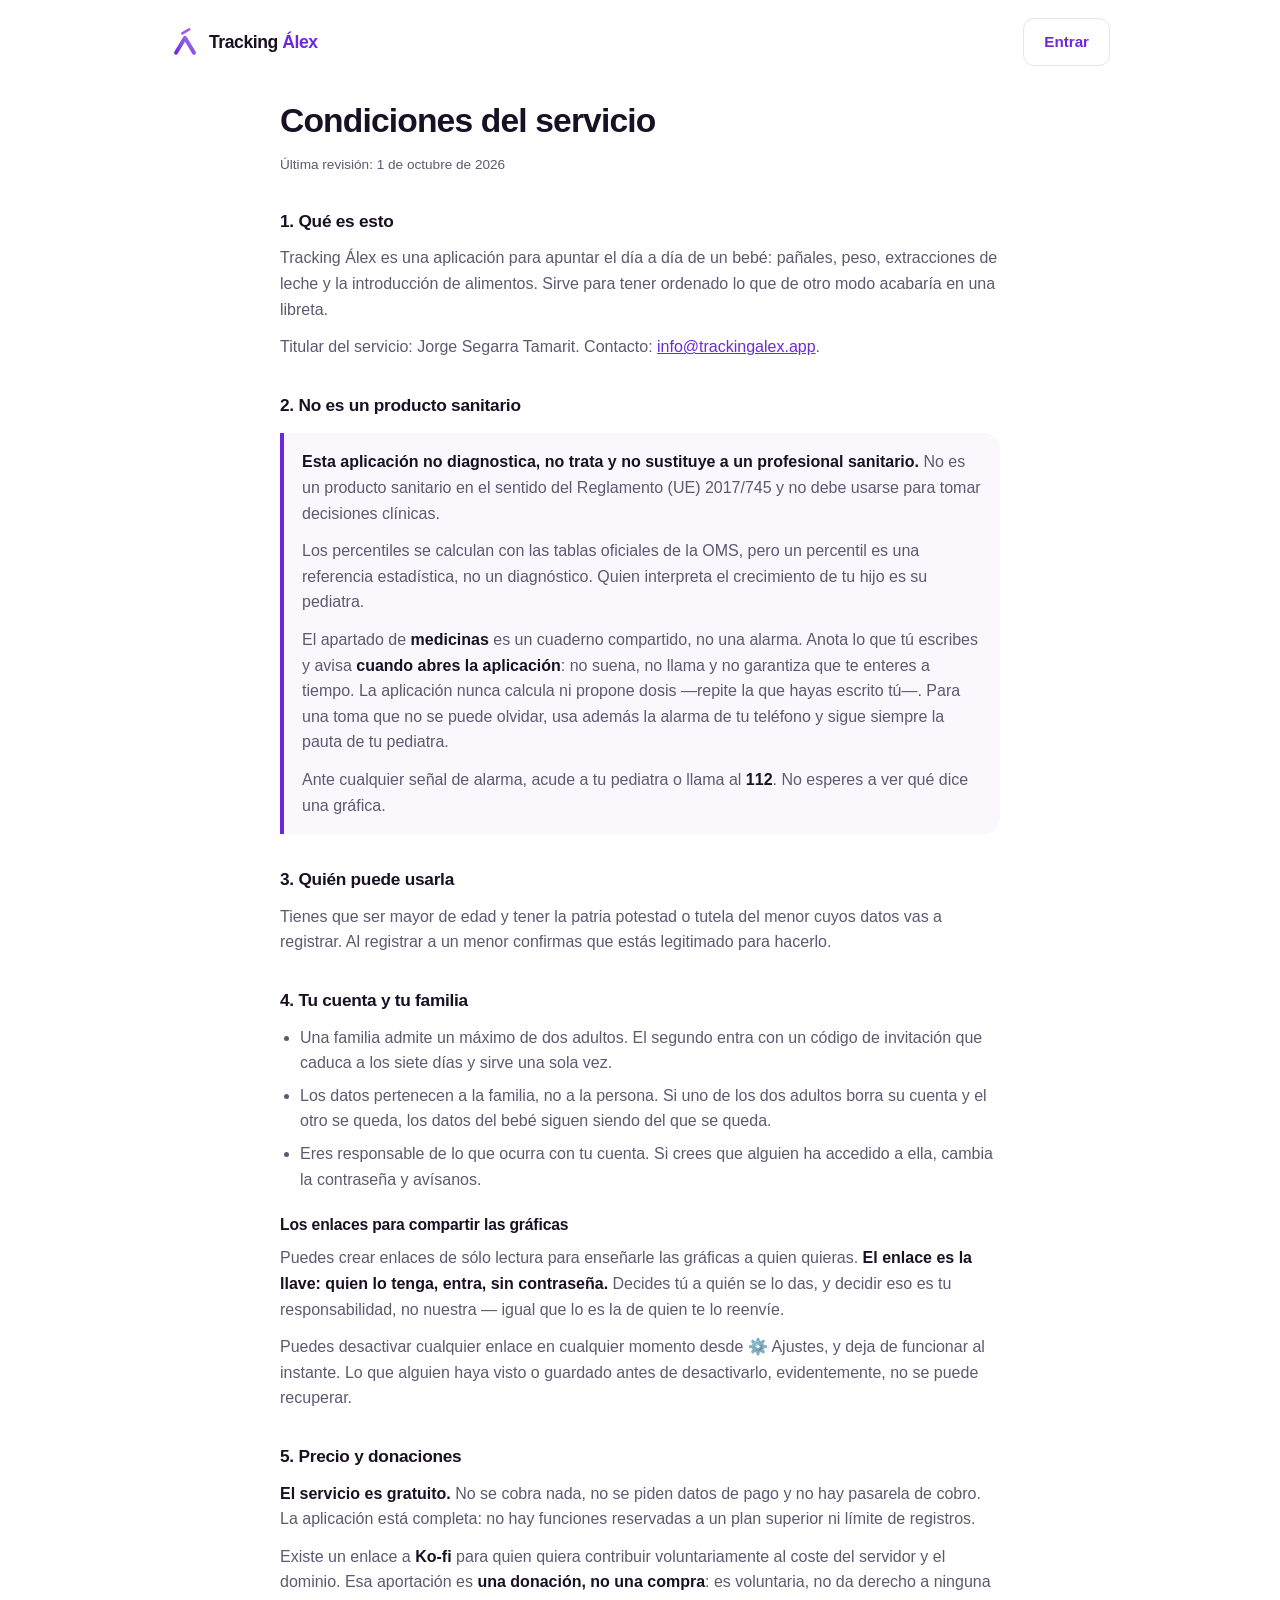
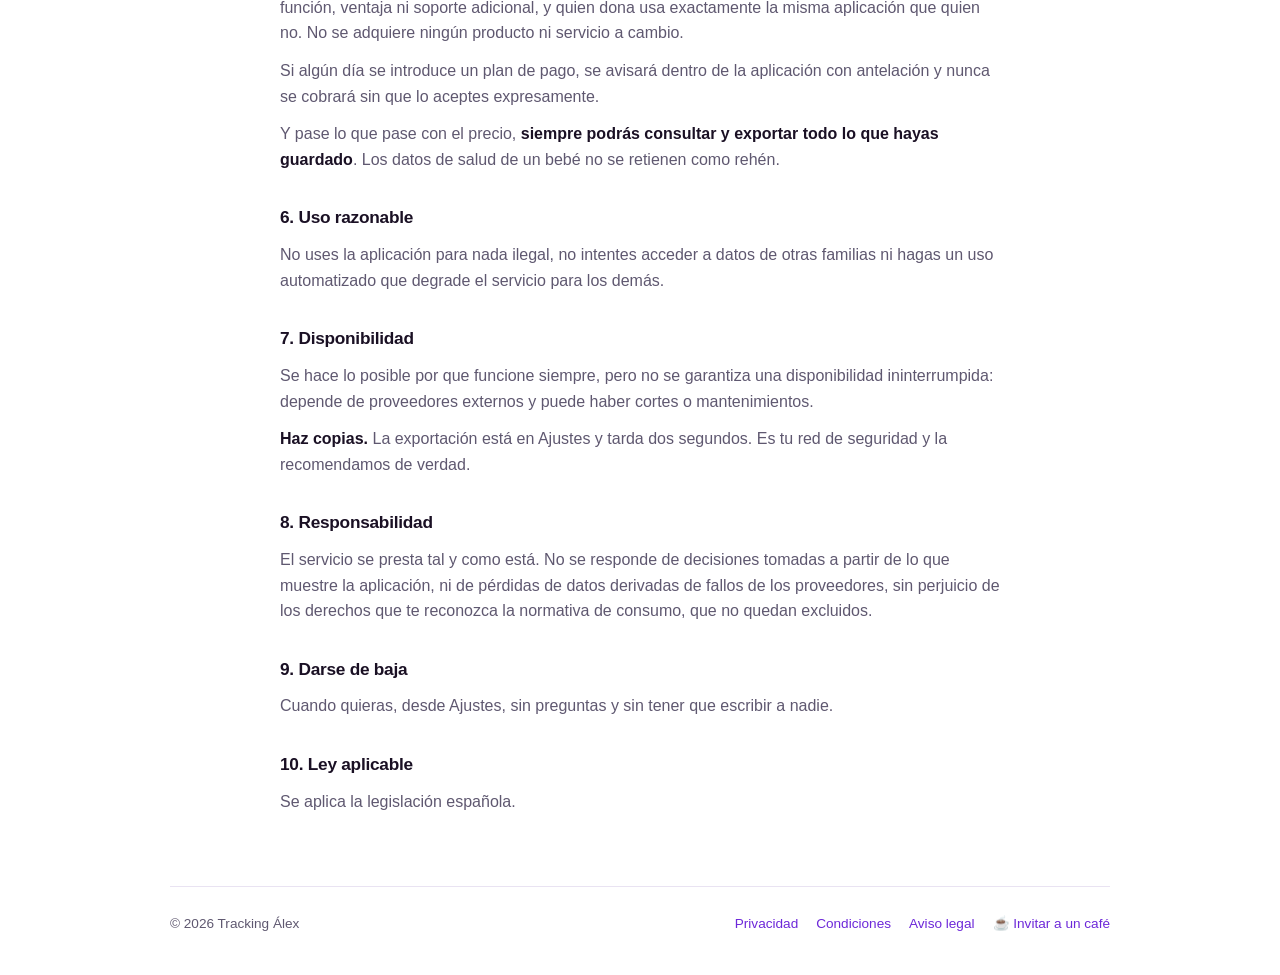
<file: terminos.html>
<!DOCTYPE html>
<html lang="es">
<head>
  <meta charset="UTF-8">
  <meta name="viewport" content="width=device-width, initial-scale=1.0">
  <title>Condiciones del servicio · Tracking Álex</title>
  <meta name="robots" content="noindex">

  <!-- Al compartir el enlace. Sin esto sale el dominio pelado. -->
  <meta property="og:type"         content="website">
  <meta property="og:site_name"    content="Tracking Álex">
  <meta property="og:locale"       content="es_ES">
  <meta property="og:url"          content="https://trackingalex.app/terminos">
  <meta property="og:title"        content="Condiciones del servicio · Tracking Álex">
  <meta property="og:description"  content="Las reglas de uso de Tracking Álex, en castellano llano.">
  <meta property="og:image"        content="https://trackingalex.app/marca/og.png">
  <meta property="og:image:width"  content="1200">
  <meta property="og:image:height" content="630">
  <meta property="og:image:alt"    content="Tracking Álex · seguimiento diario de tu bebé">
  <meta name="twitter:card"        content="summary_large_image">
  <meta name="twitter:title"       content="Condiciones del servicio · Tracking Álex">
  <meta name="twitter:description" content="Las reglas de uso de Tracking Álex, en castellano llano.">
  <meta name="twitter:image"       content="https://trackingalex.app/marca/og.png">

  <link rel="icon" href="favicon.ico" sizes="32x32">
  <link rel="icon" href="marca/icono-96.png" type="image/png" sizes="96x96">
  <link rel="icon" href="favicon.svg" type="image/svg+xml">
  <link rel="apple-touch-icon" href="marca/icono-180.png">
  <meta name="theme-color" content="#6d28d9">
  <link rel="stylesheet" href="marca.css">
  <link rel="stylesheet" href="landing.css">
</head>
<body>

<svg width="0" height="0" style="position:absolute" aria-hidden="true" focusable="false">
  <defs>
    <linearGradient id="taG" gradientUnits="userSpaceOnUse" x1="14" y1="90" x2="86" y2="10">
      <stop offset="0" stop-color="#6d28d9"/>
      <stop offset="1" stop-color="#a78bfa"/>
    </linearGradient>
    <symbol id="logoTA" viewBox="0 0 100 100">
      <path d="M20 86 L50 36 L80 86" fill="none" stroke="url(#taG)" stroke-width="13"
            stroke-linecap="round" stroke-linejoin="round"/>
      <path d="M41 21 L64 8" fill="none" stroke="#a855f7" stroke-width="8.5"
            stroke-linecap="round"/>
    </symbol>
  </defs>
</svg>

<header class="contenedor cab">
  <a class="logo-marca" href="./" aria-label="Tracking Álex, inicio">
    <svg width="30" height="30" aria-hidden="true"><use href="#logoTA"/></svg>
    <span class="logo-txt">Tracking <em>Álex</em></span>
  </a>
  <a class="btn btn-sec" href="app/">Entrar</a>
</header>

<main class="contenedor legal">

  <h1>Condiciones del servicio</h1>
  <p class="actualizado">Última revisión: 1 de octubre de 2026</p>


  <h2>1. Qué es esto</h2>
  <p>
    Tracking Álex es una aplicación para apuntar el día a día de un bebé: pañales,
    peso, extracciones de leche y la introducción de alimentos. Sirve para tener
    ordenado lo que de otro modo acabaría en una libreta.
  </p>
  <p>Titular del servicio: Jorge Segarra Tamarit. Contacto: <a href="mailto:info@trackingalex.app">info@trackingalex.app</a>.</p>

  <h2>2. No es un producto sanitario</h2>
  <div class="aviso-fuerte">
    <p>
      <strong>Esta aplicación no diagnostica, no trata y no sustituye a un
      profesional sanitario.</strong> No es un producto sanitario en el sentido del
      Reglamento (UE) 2017/745 y no debe usarse para tomar decisiones clínicas.
    </p>
    <p>
      Los percentiles se calculan con las tablas oficiales de la OMS, pero un
      percentil es una referencia estadística, no un diagnóstico. Quien interpreta
      el crecimiento de tu hijo es su pediatra.
    </p>
    <p>
      El apartado de <strong>medicinas</strong> es un cuaderno compartido, no una
      alarma. Anota lo que tú escribes y avisa <strong>cuando abres la
      aplicación</strong>: no suena, no llama y no garantiza que te enteres a
      tiempo. La aplicación nunca calcula ni propone dosis —repite la que hayas
      escrito tú—. Para una toma que no se puede olvidar, usa además la alarma
      de tu teléfono y sigue siempre la pauta de tu pediatra.
    </p>
    <p>
      Ante cualquier señal de alarma, acude a tu pediatra o llama al <strong>112</strong>.
      No esperes a ver qué dice una gráfica.
    </p>
  </div>

  <h2>3. Quién puede usarla</h2>
  <p>
    Tienes que ser mayor de edad y tener la patria potestad o tutela del menor
    cuyos datos vas a registrar. Al registrar a un menor confirmas que estás
    legitimado para hacerlo.
  </p>

  <h2>4. Tu cuenta y tu familia</h2>
  <ul>
    <li>Una familia admite un máximo de dos adultos. El segundo entra con un código
        de invitación que caduca a los siete días y sirve una sola vez.</li>
    <li>Los datos pertenecen a la familia, no a la persona. Si uno de los dos
        adultos borra su cuenta y el otro se queda, los datos del bebé siguen
        siendo del que se queda.</li>
    <li>Eres responsable de lo que ocurra con tu cuenta. Si crees que alguien ha
        accedido a ella, cambia la contraseña y avísanos.</li>
  </ul>

  <h3>Los enlaces para compartir las gráficas</h3>
  <p>
    Puedes crear enlaces de sólo lectura para enseñarle las gráficas a quien
    quieras. <strong>El enlace es la llave: quien lo tenga, entra, sin
    contraseña.</strong> Decides tú a quién se lo das, y decidir eso es tu
    responsabilidad, no nuestra — igual que lo es la de quien te lo reenvíe.
  </p>
  <p>
    Puedes desactivar cualquier enlace en cualquier momento desde ⚙️ Ajustes, y
    deja de funcionar al instante. Lo que alguien haya visto o guardado
    antes de desactivarlo, evidentemente, no se puede recuperar.
  </p>

  <h2>5. Precio y donaciones</h2>
  <p>
    <strong>El servicio es gratuito.</strong> No se cobra nada, no se piden datos
    de pago y no hay pasarela de cobro. La aplicación está completa: no hay
    funciones reservadas a un plan superior ni límite de registros.
  </p>
  <p>
    Existe un enlace a <strong>Ko-fi</strong> para quien quiera contribuir
    voluntariamente al coste del servidor y el dominio. Esa aportación es
    <strong>una donación, no una compra</strong>: es voluntaria, no da derecho a
    ninguna función, ventaja ni soporte adicional, y quien dona usa exactamente
    la misma aplicación que quien no. No se adquiere ningún producto ni servicio
    a cambio.
  </p>
  <p>
    Si algún día se introduce un plan de pago, se avisará dentro de la aplicación
    con antelación y nunca se cobrará sin que lo aceptes expresamente.
  </p>
  <p>
    Y pase lo que pase con el precio, <strong>siempre podrás consultar y exportar
    todo lo que hayas guardado</strong>. Los datos de salud de un bebé no se
    retienen como rehén.
  </p>

  <h2>6. Uso razonable</h2>
  <p>
    No uses la aplicación para nada ilegal, no intentes acceder a datos de otras
    familias ni hagas un uso automatizado que degrade el servicio para los demás.
  </p>

  <h2>7. Disponibilidad</h2>
  <p>
    Se hace lo posible por que funcione siempre, pero no se garantiza una
    disponibilidad ininterrumpida: depende de proveedores externos y puede haber
    cortes o mantenimientos.
  </p>
  <p>
    <strong>Haz copias.</strong> La exportación está en Ajustes y tarda dos
    segundos. Es tu red de seguridad y la recomendamos de verdad.
  </p>

  <h2>8. Responsabilidad</h2>
  <p>
    El servicio se presta tal y como está. No se responde de decisiones tomadas a
    partir de lo que muestre la aplicación, ni de pérdidas de datos derivadas de
    fallos de los proveedores, sin perjuicio de los derechos que te reconozca la
    normativa de consumo, que no quedan excluidos.
  </p>

  <h2>9. Darse de baja</h2>
  <p>
    Cuando quieras, desde Ajustes, sin preguntas y sin tener que escribir a nadie.
  </p>

  <h2>10. Ley aplicable</h2>
  <p>
    Se aplica la legislación española.
  </p>


</main>

<footer class="contenedor pie">
  <span>© 2026 Tracking Álex</span>
  <span class="pie-enlaces">
    <a href="privacidad">Privacidad</a>
    <a href="terminos">Condiciones</a>
    <a href="aviso-legal">Aviso legal</a>
    <a href="https://ko-fi.com/trackingalex" target="_blank" rel="noopener noreferrer"
       >☕ Invitar a un café</a>
  </span>
</footer>

</body>
</html>
</file>
<file: marca.css>
/* ═══════════════════════════════════════════════════════════════
   TRACKING ÁLEX · TOKENS DE MARCA

   Único sitio donde viven los colores de marca. Se carga ANTES que
   estilos.css, que los consume: así el landing, la app y las páginas
   legales comparten paleta sin repetir ni un hex.

   Regla que conviene no romper: los colores de MARCA y los de DATOS
   viven en sitios distintos. Si el morado de marca se cuela en una
   gráfica, deja de distinguirse lo que es cromo de lo que es dato.
   Por eso el morado #a855f7, que antes usaba la gráfica de pipís,
   ahora es exclusivo de la marca.
   ═══════════════════════════════════════════════════════════════ */

:root {
  /* ── Escala de morados ──────────────────────────────────────── */
  --m-900: #3b0764;
  --m-800: #4c1d95;
  --m-700: #6d28d9;   /* color de acción: botones, enlaces          */
  --m-600: #7c3aed;
  --m-500: #8b5cf6;   /* el mismo papel que el 700, en modo oscuro  */
  --m-400: #a78bfa;
  --m-300: #c4b5fd;

  /* ── Papeles de marca ───────────────────────────────────────── */
  --marca:        var(--m-700);
  --marca-fuerte: var(--m-800);
  --marca-suave:  var(--m-300);

  /* El acento del logo. Sólo para la marca: nunca para un dato. */
  --acento: #a855f7;

  /* Degradado de la marca, para cabeceras y la pastilla */
  --marca-grad: linear-gradient(135deg, var(--m-700) 0%, var(--m-400) 100%);

  /* Fondo teñido para zonas destacadas del landing */
  --marca-lavado: #faf8fd;
  --marca-borde:  #e9e3f2;
}

/* En oscuro el 700 se apaga contra el fondo: sube al 400, que mantiene
   el tono y da 5,4:1 sobre la superficie oscura. Con el 500 se quedaba
   en 3,45:1, por debajo del minimo para texto. */
@media (prefers-color-scheme: dark) {
  :root:not([data-theme="light"]) {
    --marca:       var(--m-400);   /* texto sobre oscuro: 5,4:1 */
    --marca-suave: var(--m-700);
    --marca-lavado:#1a1230;
    --marca-borde: #3b2d5c;
  }
}

:root[data-theme="dark"] {
  --marca:       var(--m-400);   /* texto sobre oscuro: 5,4:1 */
  --marca-suave: var(--m-700);
  --marca-lavado:#1a1230;
  --marca-borde: #3b2d5c;
}

/* ═══════════════════════════════════════════
   EL LOGO EN LÍNEA
   ═══════════════════════════════════════════ */
.logo-marca {
  display: inline-flex;
  align-items: center;
  gap: 9px;
  text-decoration: none;
  color: inherit;
}

.logo-marca svg,
.logo-marca img { display: block; flex: none; }

.logo-txt {
  font-weight: 680;
  letter-spacing: -0.025em;
  white-space: nowrap;
}

/* «Álex» va en el color de marca: es la mitad que da nombre */
.logo-txt em { font-style: normal; color: var(--marca); }
</file>
<file: landing.css>
/* ═══════════════════════════════════════════════════════════════
   PÁGINAS PÚBLICAS

   Lo que ve quien todavía no ha entrado: el landing y, cuando
   existan, privacidad, condiciones y precios.

   Deliberadamente separado de estilos.css, que es de la app. Una
   página de venta no debe arrastrar los estilos de un formulario
   de pañales, igual que no carga Supabase ni Chart.js.

   Los colores de marca vienen de marca.css, que se carga antes.
   ═══════════════════════════════════════════════════════════════ */

:root {
  --papel:   #ffffff;
  --papel2:  #faf8fd;
  --tinta:   #1a1024;
  --tinta2:  #5f5870;
  --linea:   #e9e3f2;
  --sombra:  0 10px 30px rgba(76, 29, 149, .10);
  --r:       16px;
}

@media (prefers-color-scheme: dark) {
  :root:not([data-theme="light"]) {
    --papel:  #140e1f;
    --papel2: #1c1430;
    --tinta:  #f4f0fa;
    --tinta2: #a79fb8;
    --linea:  #342a4d;
    --sombra: 0 10px 30px rgba(0, 0, 0, .35);
  }
}

:root[data-theme="dark"] {
  --papel:  #140e1f;
  --papel2: #1c1430;
  --tinta:  #f4f0fa;
  --tinta2: #a79fb8;
  --linea:  #342a4d;
  --sombra: 0 10px 30px rgba(0, 0, 0, .35);
}

*, *::before, *::after { box-sizing: border-box; margin: 0; padding: 0; }

html { -webkit-text-size-adjust: 100%; }

body {
  font: 16px/1.6 -apple-system, BlinkMacSystemFont, "Segoe UI", Roboto,
        "Helvetica Neue", Arial, sans-serif;
  background: var(--papel);
  color: var(--tinta);
  -webkit-font-smoothing: antialiased;
}

/* Gutter de 16 px en móvil: sin esto el texto toca el borde */
.contenedor { max-width: 940px; margin: 0 auto; padding: 0 16px; }

a { color: var(--marca); }

/* ═══════════════════════════════════════════
   CABECERA
   ═══════════════════════════════════════════ */
.cab {
  display: flex;
  align-items: center;
  justify-content: space-between;
  gap: 12px;
  padding: 18px 0;
}

.cab .logo-txt { font-size: 1.1rem; }

.btn {
  display: inline-flex;
  align-items: center;
  justify-content: center;
  gap: 8px;
  padding: 11px 20px;
  border: 1px solid transparent;
  border-radius: 11px;
  font-size: 0.95rem;
  font-weight: 620;
  text-decoration: none;
  cursor: pointer;
  white-space: nowrap;
}

.btn-pri {
  background: var(--m-700);
  color: #fff;                    /* 7,1:1 sobre el 700 */
}
.btn-pri:hover { background: var(--m-800); }

.btn-sec {
  background: transparent;
  color: var(--marca);
  border-color: var(--linea);
}
.btn-sec:hover { border-color: var(--marca); }

.btn-grande { padding: 14px 28px; font-size: 1.02rem; }

/* En oscuro el 700 pierde fuelle como fondo: sube un paso */
@media (prefers-color-scheme: dark) {
  :root:not([data-theme="light"]) .btn-pri { background: var(--m-600); }
  :root:not([data-theme="light"]) .btn-pri:hover { background: var(--m-700); }
}
:root[data-theme="dark"] .btn-pri { background: var(--m-600); }
:root[data-theme="dark"] .btn-pri:hover { background: var(--m-700); }

/* ═══════════════════════════════════════════
   PORTADA
   ═══════════════════════════════════════════ */
.hero { text-align: center; padding: 42px 0 54px; }

.hero-logo {
  display: block;
  margin: 0 auto 22px;
  border-radius: 22px;
  box-shadow: 0 12px 32px rgba(109, 40, 217, .3);
}

.hero h1 {
  font-size: clamp(1.9rem, 6vw, 2.9rem);
  line-height: 1.12;
  letter-spacing: -0.03em;
  font-weight: 720;
  margin-bottom: 14px;
}

.hero h1 em { font-style: normal; color: var(--marca); }

.hero p {
  font-size: clamp(1rem, 2.6vw, 1.14rem);
  color: var(--tinta2);
  max-width: 580px;
  margin: 0 auto 26px;
}

.hero-botones {
  display: flex;
  gap: 12px;
  justify-content: center;
  flex-wrap: wrap;
}

.aviso-obra {
  display: inline-block;
  margin-top: 26px;
  padding: 8px 14px;
  border-radius: 999px;
  background: var(--marca-lavado);
  border: 1px solid var(--marca-borde);
  color: var(--tinta2);
  font-size: 0.84rem;
}

/* ═══════════════════════════════════════════
   LO QUE HACE
   ═══════════════════════════════════════════ */
.rejilla {
  display: grid;
  grid-template-columns: 1fr;
  gap: 14px;
  padding-bottom: 54px;
}

@media (min-width: 680px) {
  .rejilla { grid-template-columns: repeat(2, 1fr); }

  /* Con un número impar de fichas, la última se quedaba sola a media
     fila y el bloque terminaba descolgado. Que ocupe el ancho entero.
     Escrito con :nth-child(odd) y no con «la quinta» para que siga
     valiendo cuando haya seis, o siete. */
  .rejilla > .ficha:last-child:nth-child(odd) { grid-column: 1 / -1; }
}

.ficha {
  background: var(--papel2);
  border: 1px solid var(--linea);
  border-radius: var(--r);
  padding: 22px;
}

.ficha-icono {
  font-size: 1.5rem;
  line-height: 1;
  margin-bottom: 12px;
  display: block;
}

.ficha h2 {
  font-size: 1.04rem;
  font-weight: 650;
  letter-spacing: -0.015em;
  margin-bottom: 7px;
}

.ficha p { font-size: 0.92rem; color: var(--tinta2); }

/* ═══════════════════════════════════════════
   PREGUNTAS

   Un acordeón de <details>: lo pliega el navegador, sin una línea de
   JavaScript, y el texto sigue estando en el HTML servido.

   En una sola columna y no en la cuadrícula de dos: al desplegar una,
   la de al lado daba un salto para igualar la altura de la fila.
   ═══════════════════════════════════════════ */
.faq { padding-top: 10px; }

.faq-titulo {
  font-size: clamp(1.25rem, 3.4vw, 1.5rem);
  font-weight: 680;
  letter-spacing: -0.02em;
  text-align: center;
  margin-bottom: 20px;
}

.faq-lista {
  display: flex;
  flex-direction: column;
  gap: 10px;
  padding-bottom: 54px;
}

.faq-item {
  background: var(--papel2);
  border: 1px solid var(--linea);
  border-radius: var(--r);
}

.faq-item summary {
  display: flex;
  align-items: center;
  justify-content: space-between;
  gap: 14px;
  padding: 15px 18px;
  cursor: pointer;
  list-style: none;              /* la flechita por defecto, fuera */
}

.faq-item summary::-webkit-details-marker { display: none; }

/* El h3 se queda: la pregunta sigue siendo un encabezado para quien
   rastrea la página y para un lector de pantalla. */
.faq-item summary h3 {
  font-size: 1rem;
  font-weight: 620;
  letter-spacing: -0.015em;
  line-height: 1.35;
}

/* El signo de la derecha. Con ::after y no con un <span> para que no
   haya nada que se pueda seleccionar ni leer en voz alta: el estado
   abierto/cerrado ya lo anuncia <summary> por su cuenta. */
.faq-item summary::after {
  content: '+';
  flex: 0 0 auto;
  width: 22px;
  height: 22px;
  display: flex;
  align-items: center;
  justify-content: center;
  border-radius: 7px;
  background: var(--marca-lavado);
  color: var(--marca);
  font-size: 1.05rem;
  line-height: 1;
}

.faq-item[open] summary::after { content: '−'; }

.faq-item summary:hover h3 { color: var(--marca); }

/* Foco visible: con list-style:none el contorno por defecto se pierde
   en algunos navegadores, y esto se recorre con el tabulador. */
.faq-item summary:focus-visible {
  outline: 2px solid var(--marca);
  outline-offset: -2px;
  border-radius: var(--r);
}

.faq-cuerpo {
  padding: 0 18px 16px;
  font-size: 0.92rem;
  color: var(--tinta2);
}

.faq-cuerpo strong { color: var(--tinta); font-weight: 620; }
.faq-cuerpo em { font-style: normal; font-weight: 620; color: var(--marca); }

/* ═══════════════════════════════════════════
   CIERRE
   ═══════════════════════════════════════════ */
.cierre {
  text-align: center;
  padding: 6px 16px 64px;
}

.cierre h2 {
  font-size: clamp(1.35rem, 4vw, 1.75rem);
  font-weight: 700;
  letter-spacing: -0.025em;
  margin-bottom: 8px;
}

.cierre p {
  color: var(--tinta2);
  font-size: 0.97rem;
  margin-bottom: 20px;
}

/* ═══════════════════════════════════════════
   PIE
   ═══════════════════════════════════════════ */
.pie {
  border-top: 1px solid var(--linea);
  padding: 26px 0 40px;
  font-size: 0.85rem;
  color: var(--tinta2);
  display: flex;
  flex-wrap: wrap;
  gap: 10px 20px;
  align-items: center;
  justify-content: space-between;
}

.pie-enlaces { display: flex; gap: 18px; flex-wrap: wrap; }

/* ═══════════════════════════════════════════
   PÁGINA SIMPLE (404 y, más adelante, las legales)
   ═══════════════════════════════════════════ */
.simple { padding: 56px 0 70px; max-width: 680px; }

.simple h1 {
  font-size: clamp(1.6rem, 5vw, 2.1rem);
  letter-spacing: -0.025em;
  margin-bottom: 12px;
}

.simple p { color: var(--tinta2); margin-bottom: 18px; }

/* ═══════════════════════════════════════════
   PÁGINAS LEGALES
   ═══════════════════════════════════════════ */
.legal { max-width: 720px; padding: 10px 0 60px; }

.legal h1 {
  font-size: clamp(1.6rem, 5vw, 2.1rem);
  letter-spacing: -0.025em;
  margin-bottom: 6px;
}

.legal .actualizado {
  color: var(--tinta2);
  font-size: 0.85rem;
  margin-bottom: 30px;
}

.legal h2 {
  font-size: 1.08rem;
  font-weight: 650;
  letter-spacing: -0.015em;
  margin: 32px 0 10px;
}

/* Un escalón por debajo del h2, para los apartados dentro de un
   apartado. Sin esto saldría con el tamaño por defecto del navegador,
   que es MÁS grande que el h2 de aquí al lado. */
.legal h3 {
  font-size: 0.98rem;
  font-weight: 650;
  letter-spacing: -0.01em;
  margin: 20px 0 8px;
}

.legal p, .legal li, .legal dd { color: var(--tinta2); }
.legal p  { margin-bottom: 12px; }
.legal ul { margin: 0 0 12px 20px; }
.legal li { margin-bottom: 7px; }

.legal strong { color: var(--tinta); font-weight: 620; }

.legal dl { margin-bottom: 12px; }
.legal dt { font-weight: 620; color: var(--tinta); margin-top: 12px; }
.legal dd { margin-left: 0; }

/* El aviso de que esto es un borrador. Deliberadamente imposible de
   pasar por alto: un texto legal a medias que parezca definitivo es
   peor que no tener ninguno. */
.borrador {
  background: #fff7ed;
  border: 1px solid #fdba74;
  color: #7c2d12;
  border-radius: var(--r);
  padding: 15px 18px;
  margin-bottom: 30px;
  font-size: 0.88rem;
  line-height: 1.55;
}

@media (prefers-color-scheme: dark) {
  :root:not([data-theme="light"]) .borrador {
    background: #2b1a0c; border-color: #7c4a1d; color: #fcd9b6;
  }
}
:root[data-theme="dark"] .borrador {
  background: #2b1a0c; border-color: #7c4a1d; color: #fcd9b6;
}

/* Los huecos sin rellenar, imposibles de confundir con texto real */
.pendiente {
  display: inline-block;
  background: var(--marca-lavado);
  border: 1px dashed var(--marca);
  color: var(--marca);
  border-radius: 7px;
  padding: 1px 8px;
  font-size: 0.86em;
  font-weight: 560;
}

.pendiente-nota { font-size: 0.86rem; }

/* El bloque de «esto no es un producto sanitario» */
.aviso-fuerte {
  background: var(--marca-lavado);
  border-left: 4px solid var(--marca);
  border-radius: 0 var(--r) var(--r) 0;
  padding: 16px 18px;
  margin: 14px 0 18px;
}

.aviso-fuerte p:last-child { margin-bottom: 0; }

.pie-enlaces a { text-decoration: none; }
.pie-enlaces a:hover { text-decoration: underline; }

/* ═══════════════════════════════════════════
   DE DÓNDE SALE EL NOMBRE
   ═══════════════════════════════════════════ */
.historia {
  max-width: 620px;
  padding: 0 16px 56px;
  text-align: center;
}

.historia h2 {
  font-size: 1.12rem;
  font-weight: 650;
  letter-spacing: -0.015em;
  margin-bottom: 10px;
}

.historia p { color: var(--tinta2); font-size: 0.95rem; }


/* ═══════════════════════════════════════════════════════════════
   LOS DOS IDIOMAS

   Las dos versiones de cada texto viajan en el HTML y aquí se
   esconde la que no toca. Importa que sea así y no al revés —un
   solo idioma servido y el otro inyectado con JavaScript—: lo
   servido lo lee Google, lo inyectado al abrir no.

   El selector lo marca el script en línea del <head>, que pone
   data-lang en el <html> antes del primer pintado.

   Sin JavaScript no hay data-lang y ninguna de las dos reglas
   casaría. De eso se encarga un <noscript> en el <head> de cada
   página, que esconde el inglés y deja el español — que es el
   idioma del documento que se sirve.
   ═══════════════════════════════════════════════════════════════ */

[data-lang="es"] [lang="en"],
[data-lang="en"] [lang="es"] { display: none; }

/* El <html> lleva su propio lang y es antecesor, no descendiente,
   así que las reglas de arriba no lo tocan. */

.sel-idioma {
  display: inline-flex;
  border: 1px solid var(--linea);
  border-radius: 8px;
  overflow: hidden;
}

.sel-idioma button {
  background: transparent;
  border: none;
  color: var(--tinta2);
  font: inherit;
  font-size: 0.78rem;
  font-weight: 600;
  letter-spacing: 0.02em;
  padding: 7px 10px;
  cursor: pointer;
}

.sel-idioma button + button { border-left: 1px solid var(--linea); }
.sel-idioma button:hover    { color: var(--marca); }

/* El idioma activo. aria-current lo pone el script, así que lo que
   se ve y lo que lee un lector de pantalla no se separan. */
.sel-idioma button[aria-current="true"] {
  background: var(--marca);
  color: #fff;
}

.cab-dcha {
  display: flex;
  align-items: center;
  gap: 10px;
}

/* En un móvil estrecho el selector se queda y el botón encoge */
@media (max-width: 420px) {
  .cab-dcha .btn { padding: 9px 12px; }
}
</file>
